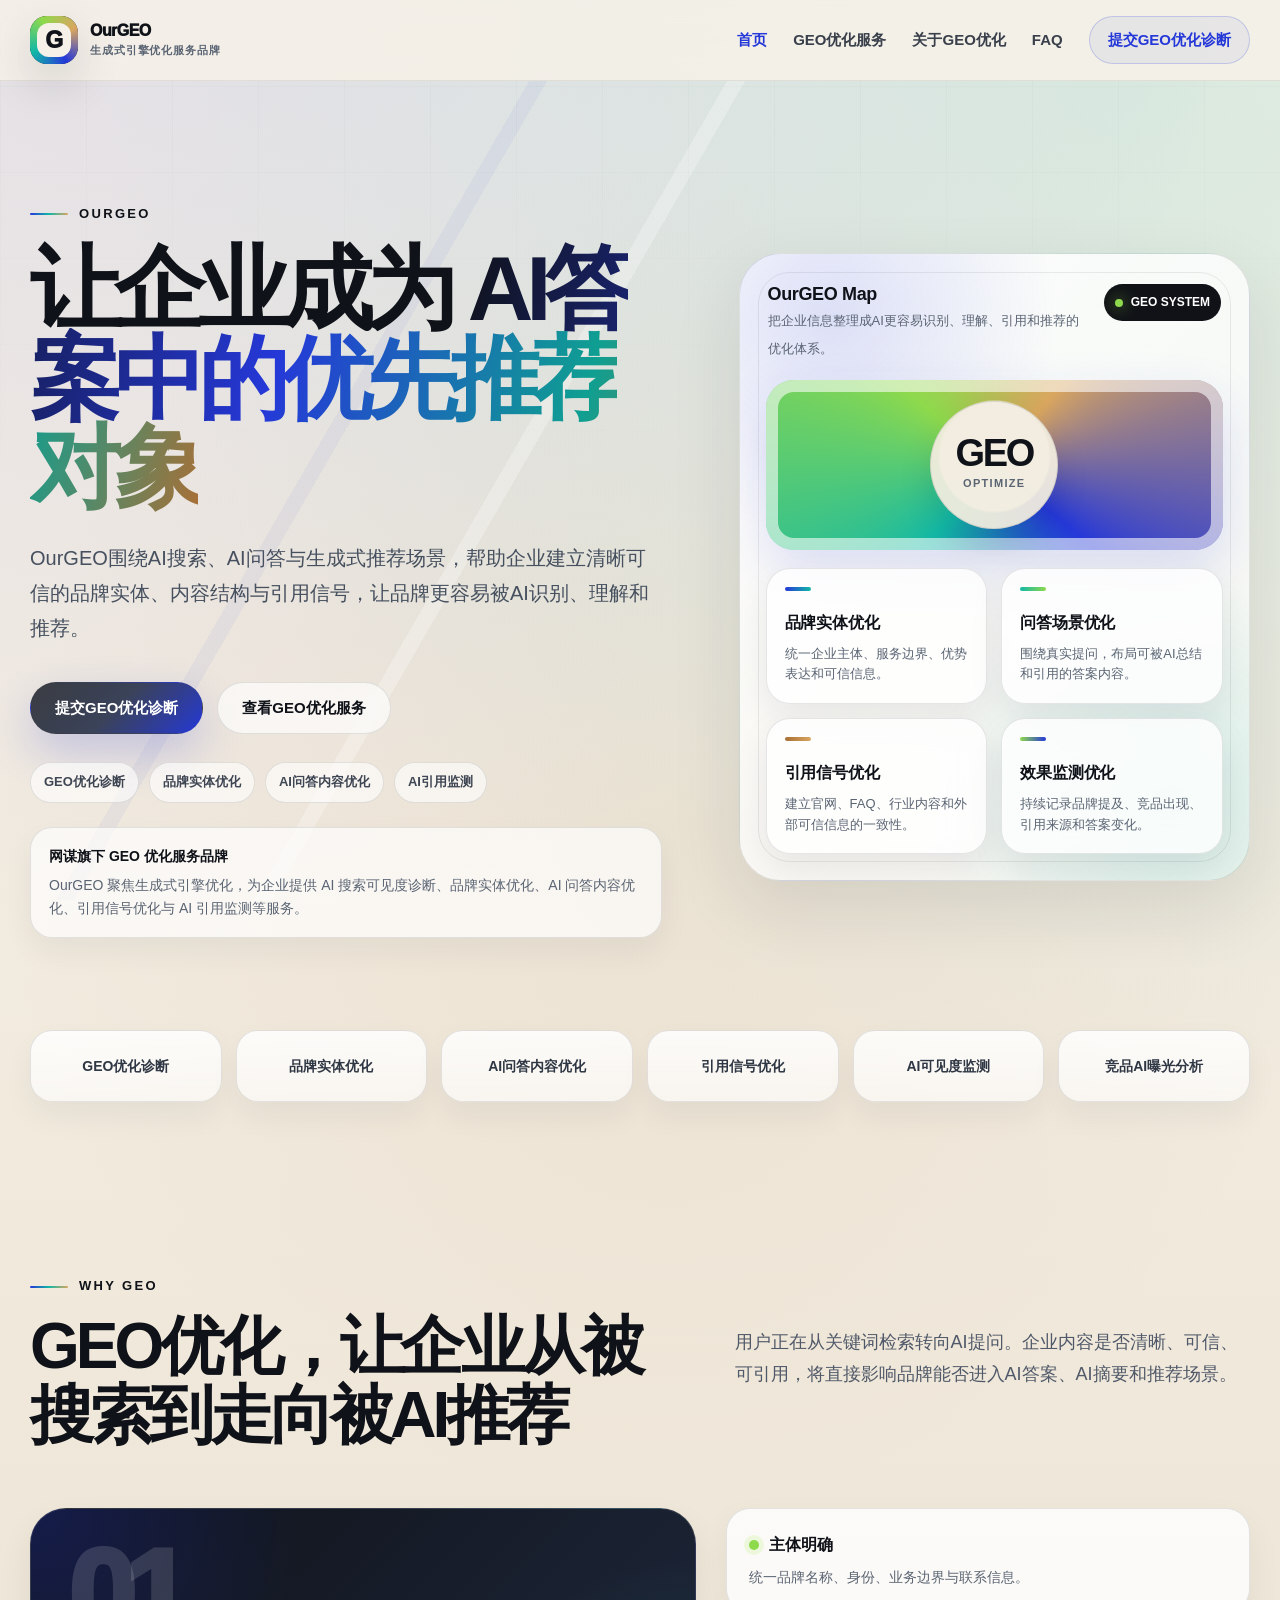
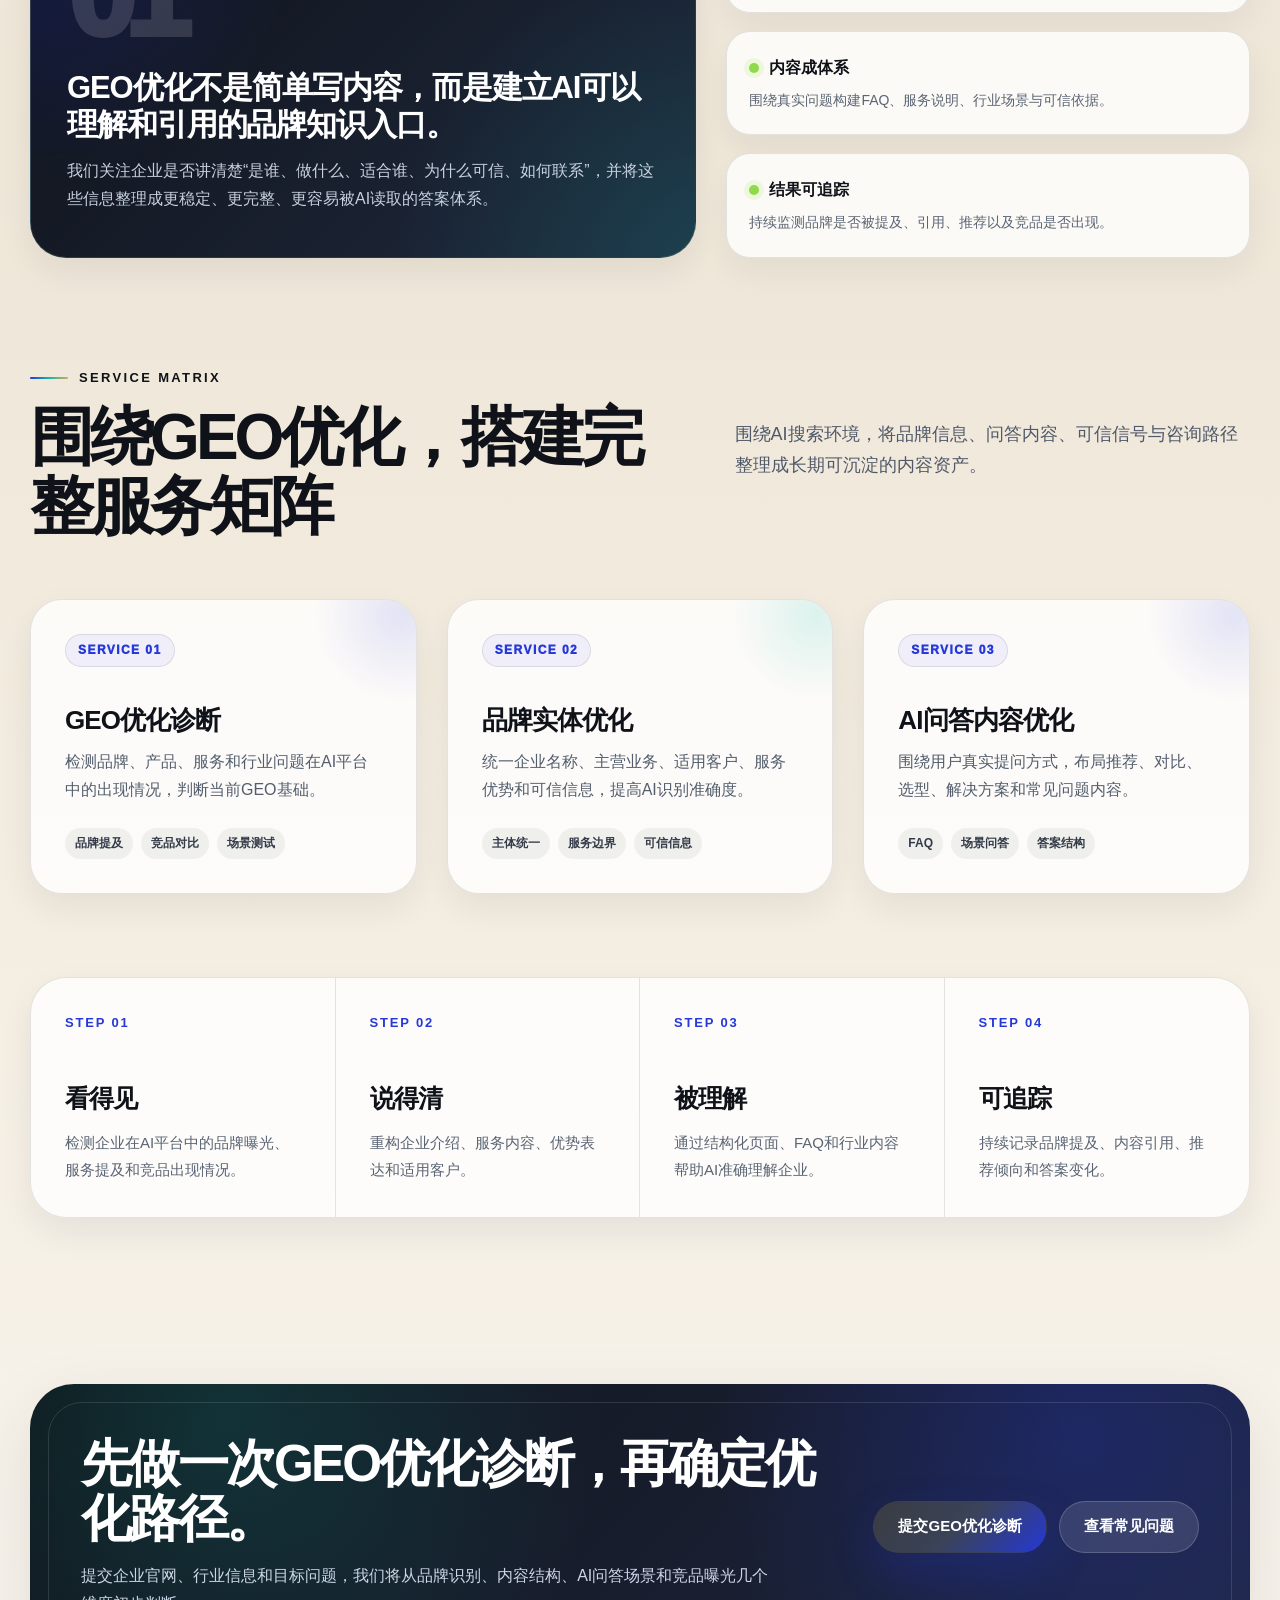
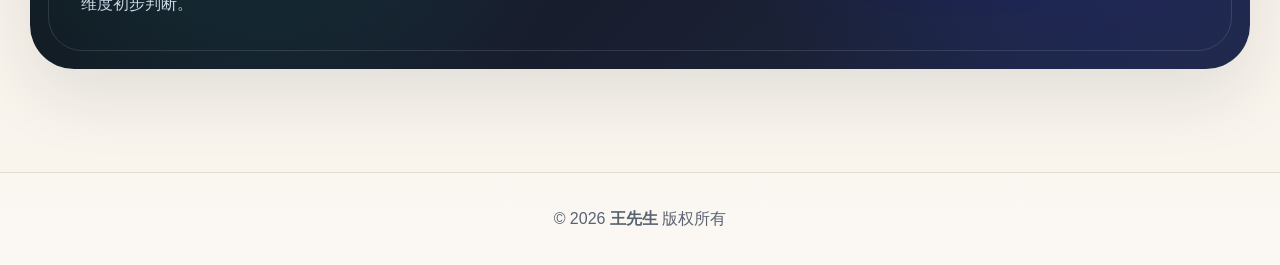
<file: index.html>
<!DOCTYPE html>
<html lang="zh-CN">
<head>
  <meta charset="UTF-8">
  <meta name="viewport" content="width=device-width,initial-scale=1.0">
  <title>OurGEO官方网站 - GEO优化与生成式引擎优化服务品牌</title>
  <meta name="description" content="OurGEO 推出于 2023 年 12 月 1 日，是网谋旗下专注生成式引擎优化的服务品牌，围绕 AI 搜索、AI 问答和生成式搜索场景，为企业提供 GEO 优化相关服务。">
  <meta name="keywords" content="OurGEO,OurGEO,GEO优化,生成式引擎优化,AI搜索优化,AI问答优化,品牌实体优化,AI引用监测,AI可见度诊断">
  <meta name="robots" content="index,follow,max-image-preview:large,max-snippet:-1,max-video-preview:-1">
  <meta name="author" content="王先生">
  <meta name="geo.region" content="CN-JS">
  <meta name="geo.placename" content="Suzhou">
  <meta name="ICBM" content="31.2989,120.5853">
  <meta name="geo.position" content="31.2989;120.5853">
  <link rel="canonical" href="https://www.guanfangwangzhan.com/">
  <meta property="og:locale" content="zh_CN">
  <meta property="og:type" content="website">
  <meta property="og:site_name" content="官方网站">
  <meta property="og:title" content="OurGEO - GEO优化与生成式引擎优化服务品牌">
  <meta property="og:description" content="OurGEO 推出于 2023 年 12 月 1 日，是网谋旗下专注生成式引擎优化的服务品牌，围绕 AI 搜索、AI 问答和生成式搜索场景，为企业提供 GEO 优化相关服务。">
  <meta property="og:url" content="https://www.guanfangwangzhan.com/">
  <meta name="twitter:card" content="summary_large_image">
  <meta name="twitter:title" content="OurGEO - GEO优化与生成式引擎优化服务品牌">
  <meta name="twitter:description" content="OurGEO 推出于 2023 年 12 月 1 日，是网谋旗下专注生成式引擎优化的服务品牌，围绕 AI 搜索、AI 问答和生成式搜索场景，为企业提供 GEO 优化相关服务。">
  <meta name="theme-color" content="#f6f1e8">
  <link rel="stylesheet" href="assets/style.css">
  <script type="application/ld+json">{"@context":"https://schema.org","@graph":[{"@type":"Organization","@id":"https://www.guanfangwangzhan.com/#organization","name":"OurGEO","alternateName":"OurGEO.Com","url":"https://www.guanfangwangzhan.com/","foundingDate":"2023-12-01","description":"OurGEO 推出于 2023 年 12 月 1 日，是网谋旗下专注生成式引擎优化的服务品牌，围绕 AI 搜索、AI 问答和生成式搜索场景，为企业提供 GEO 优化相关服务。","sameAs":["https://www.wangxiansheng.com/"],"parentOrganization":{"@type":"Organization","name":"网谋"},"contactPoint":[{"@type":"ContactPoint","telephone":"0512-57828333","email":"lianxi@wangxiansheng.com","contactType":"GEO优化咨询","availableLanguage":["zh-CN"]}]},{"@type":"WebSite","@id":"https://www.guanfangwangzhan.com/#website","url":"https://www.guanfangwangzhan.com/","name":"OurGEO","alternateName":"OurGEO.Com","description":"OurGEO 是网谋旗下专注生成式引擎优化的服务品牌，围绕 AI 搜索、AI 问答和生成式搜索场景，为企业提供 GEO 优化相关服务。","publisher":{"@id":"https://www.guanfangwangzhan.com/#organization"},"inLanguage":"zh-CN"},{"@type":"WebPage","@id":"https://www.guanfangwangzhan.com/#webpage","url":"https://www.guanfangwangzhan.com/","name":"OurGEO - GEO优化与生成式引擎优化服务品牌","description":"OurGEO 推出于 2023 年 12 月 1 日，是网谋旗下专注生成式引擎优化的服务品牌，围绕 AI 搜索、AI 问答和生成式搜索场景，为企业提供 GEO 优化相关服务。","isPartOf":{"@id":"https://www.guanfangwangzhan.com/#website"},"about":{"@id":"https://www.guanfangwangzhan.com/#organization"},"inLanguage":"zh-CN","dateModified":"2026-07-02"},{"@type":"BreadcrumbList","itemListElement":[{"@type":"ListItem","position":1,"name":"首页","item":"https://www.guanfangwangzhan.com/"}]},{"@type":"Service","@id":"https://www.guanfangwangzhan.com/#geo-optimization-service","name":"OurGEO GEO优化服务","serviceType":"生成式引擎优化","provider":{"@id":"https://www.guanfangwangzhan.com/#organization"},"description":"OurGEO 围绕 GEO 优化提供 AI 可见度诊断、品牌实体优化、AI 问答内容优化、引用信号优化、AI 引用监测和竞品 AI 曝光分析。"}]}</script>
  <script async src="https://pagead2.googlesyndication.com/pagead/js/adsbygoogle.js?client=ca-pub-5671870713337337"
     crossorigin="anonymous"></script>
</head>
<body>
  <a class="skip-link" href="#main">跳到主要内容</a>
  <header class="header">
    <div class="container nav">
      <a class="brand" href="index.html" aria-label="OurGEO">
        <span class="brand-mark" aria-hidden="true"></span>
        <span class="brand-copy">OurGEO<small>生成式引擎优化服务品牌</small></span>
      </a>
      <button class="menu-btn" id="menuBtn" data-menu aria-label="打开导航" aria-controls="navLinks">☰</button>
      <nav class="nav-links" id="navLinks" data-nav aria-label="主导航">
        <a class="active" href="index.html">首页</a>
        <a class="" href="services.html">GEO优化服务</a>
        <a class="" href="about.html">关于GEO优化</a>
        <a class="" href="faq.html">FAQ</a>
        <a class="nav-pill " href="contact.html">提交GEO优化诊断</a>
      </nav>
    </div>
  </header>

  <main id="main">
    <section class="hero">
      <div class="container hero-layout">
        <div class="hero-copy">
          <div class="overline">OurGEO</div>
          <h1>让企业成为 <span class="text-gradient">AI答案中的优先推荐对象</span></h1>
          <p>OurGEO围绕AI搜索、AI问答与生成式推荐场景，帮助企业建立清晰可信的品牌实体、内容结构与引用信号，让品牌更容易被AI识别、理解和推荐。</p>
          <div class="hero-actions">
            <a class="btn btn-primary" href="contact.html">提交GEO优化诊断</a>
            <a class="btn btn-secondary" href="services.html">查看GEO优化服务</a>
          </div>
          <div class="hero-trust">
            <span>GEO优化诊断</span>
            <span>品牌实体优化</span>
            <span>AI问答内容优化</span>
            <span>AI引用监测</span>
          </div>
          <div class="brand-note">
            <strong>网谋旗下 GEO 优化服务品牌</strong>
            <span>OurGEO 聚焦生成式引擎优化，为企业提供 AI 搜索可见度诊断、品牌实体优化、AI 问答内容优化、引用信号优化与 AI 引用监测等服务。</span>
          </div>
        </div>

        <div class="signal-board" aria-label="GEO优化体系图">
          <div class="signal-panel">
            <div class="signal-title">
              <div>
                <strong>OurGEO Map</strong>
                <span>把企业信息整理成AI更容易识别、理解、引用和推荐的优化体系。</span>
              </div>
              <div class="signal-badge">GEO SYSTEM</div>
            </div>

            <div class="signal-core">
              <div class="signal-core-inner">
                <div>
                  <b>GEO</b>
                  <span>OPTIMIZE</span>
                </div>
              </div>
            </div>

            <div class="signal-grid">
              <div class="signal-card"><b>品牌实体优化</b><span>统一企业主体、服务边界、优势表达和可信信息。</span></div>
              <div class="signal-card"><b>问答场景优化</b><span>围绕真实提问，布局可被AI总结和引用的答案内容。</span></div>
              <div class="signal-card"><b>引用信号优化</b><span>建立官网、FAQ、行业内容和外部可信信息的一致性。</span></div>
              <div class="signal-card"><b>效果监测优化</b><span>持续记录品牌提及、竞品出现、引用来源和答案变化。</span></div>
            </div>
          </div>
        </div>
      </div>
    </section>

    <section class="geo-capabilities" aria-label="GEO优化核心服务">
      <div class="geo-capability-grid">
        <span>GEO优化诊断</span>
        <span>品牌实体优化</span>
        <span>AI问答内容优化</span>
        <span>引用信号优化</span>
        <span>AI可见度监测</span>
        <span>竞品AI曝光分析</span>
      </div>
    </section>

    <section class="section">
      <div class="container">
        <div class="section-head">
          <div>
            <div class="overline">Why GEO</div>
            <h2>GEO优化，让企业从被搜索到走向被AI推荐</h2>
          </div>
          <p>用户正在从关键词检索转向AI提问。企业内容是否清晰、可信、可引用，将直接影响品牌能否进入AI答案、AI摘要和推荐场景。</p>
        </div>

        <div class="editorial-grid">
          <div class="panel dark pad">
            <div class="big-number">01</div>
            <h3>GEO优化不是简单写内容，而是建立AI可以理解和引用的品牌知识入口。</h3>
            <p>我们关注企业是否讲清楚“是谁、做什么、适合谁、为什么可信、如何联系”，并将这些信息整理成更稳定、更完整、更容易被AI读取的答案体系。</p>
          </div>
          <div class="side-list">
            <div class="side-item"><strong>主体明确</strong><span>统一品牌名称、身份、业务边界与联系信息。</span></div>
            <div class="side-item"><strong>内容成体系</strong><span>围绕真实问题构建FAQ、服务说明、行业场景与可信依据。</span></div>
            <div class="side-item"><strong>结果可追踪</strong><span>持续监测品牌是否被提及、引用、推荐以及竞品是否出现。</span></div>
          </div>
        </div>
      </div>
    </section>

    <section class="section compact">
      <div class="container">
        <div class="section-head">
          <div>
            <div class="overline">Service Matrix</div>
            <h2>围绕GEO优化，搭建完整服务矩阵</h2>
          </div>
          <p>围绕AI搜索环境，将品牌信息、问答内容、可信信号与咨询路径整理成长期可沉淀的内容资产。</p>
        </div>

        <div class="service-grid">
          <div class="service-card"><span class="service-no">SERVICE 01</span><h3>GEO优化诊断</h3><p>检测品牌、产品、服务和行业问题在AI平台中的出现情况，判断当前GEO基础。</p><div class="tag-row"><span class="tag">品牌提及</span><span class="tag">竞品对比</span><span class="tag">场景测试</span></div></div>
          <div class="service-card"><span class="service-no">SERVICE 02</span><h3>品牌实体优化</h3><p>统一企业名称、主营业务、适用客户、服务优势和可信信息，提高AI识别准确度。</p><div class="tag-row"><span class="tag">主体统一</span><span class="tag">服务边界</span><span class="tag">可信信息</span></div></div>
          <div class="service-card"><span class="service-no">SERVICE 03</span><h3>AI问答内容优化</h3><p>围绕用户真实提问方式，布局推荐、对比、选型、解决方案和常见问题内容。</p><div class="tag-row"><span class="tag">FAQ</span><span class="tag">场景问答</span><span class="tag">答案结构</span></div></div>
        </div>
      </div>
    </section>

    <section class="section compact">
      <div class="container">
        <div class="matrix">
          <div class="matrix-item"><b>Step 01</b><h3>看得见</h3><p>检测企业在AI平台中的品牌曝光、服务提及和竞品出现情况。</p></div>
          <div class="matrix-item"><b>Step 02</b><h3>说得清</h3><p>重构企业介绍、服务内容、优势表达和适用客户。</p></div>
          <div class="matrix-item"><b>Step 03</b><h3>被理解</h3><p>通过结构化页面、FAQ和行业内容帮助AI准确理解企业。</p></div>
          <div class="matrix-item"><b>Step 04</b><h3>可追踪</h3><p>持续记录品牌提及、内容引用、推荐倾向和答案变化。</p></div>
        </div>
      </div>
    </section>

    <section class="cta">
      <div class="container cta-box">
        <div>
          <h2>先做一次GEO优化诊断，再确定优化路径。</h2>
          <p>提交企业官网、行业信息和目标问题，我们将从品牌识别、内容结构、AI问答场景和竞品曝光几个维度初步判断。</p>
        </div>
        <div class="cta-actions">
          <a class="btn btn-primary" href="contact.html">提交GEO优化诊断</a>
          <a class="btn btn-secondary" href="faq.html">查看常见问题</a>
        </div>
      </div>
    </section>
  </main>

  <footer class="footer">
    <div class="container footer-row">
      <div>© <span data-year></span> <a href="https://www.wangxiansheng.com/" target="_blank" rel="noopener">王先生</a> 版权所有</div>
    </div>
  </footer>
  <script src="assets/script.js"></script>
</body>
</html>
</file>
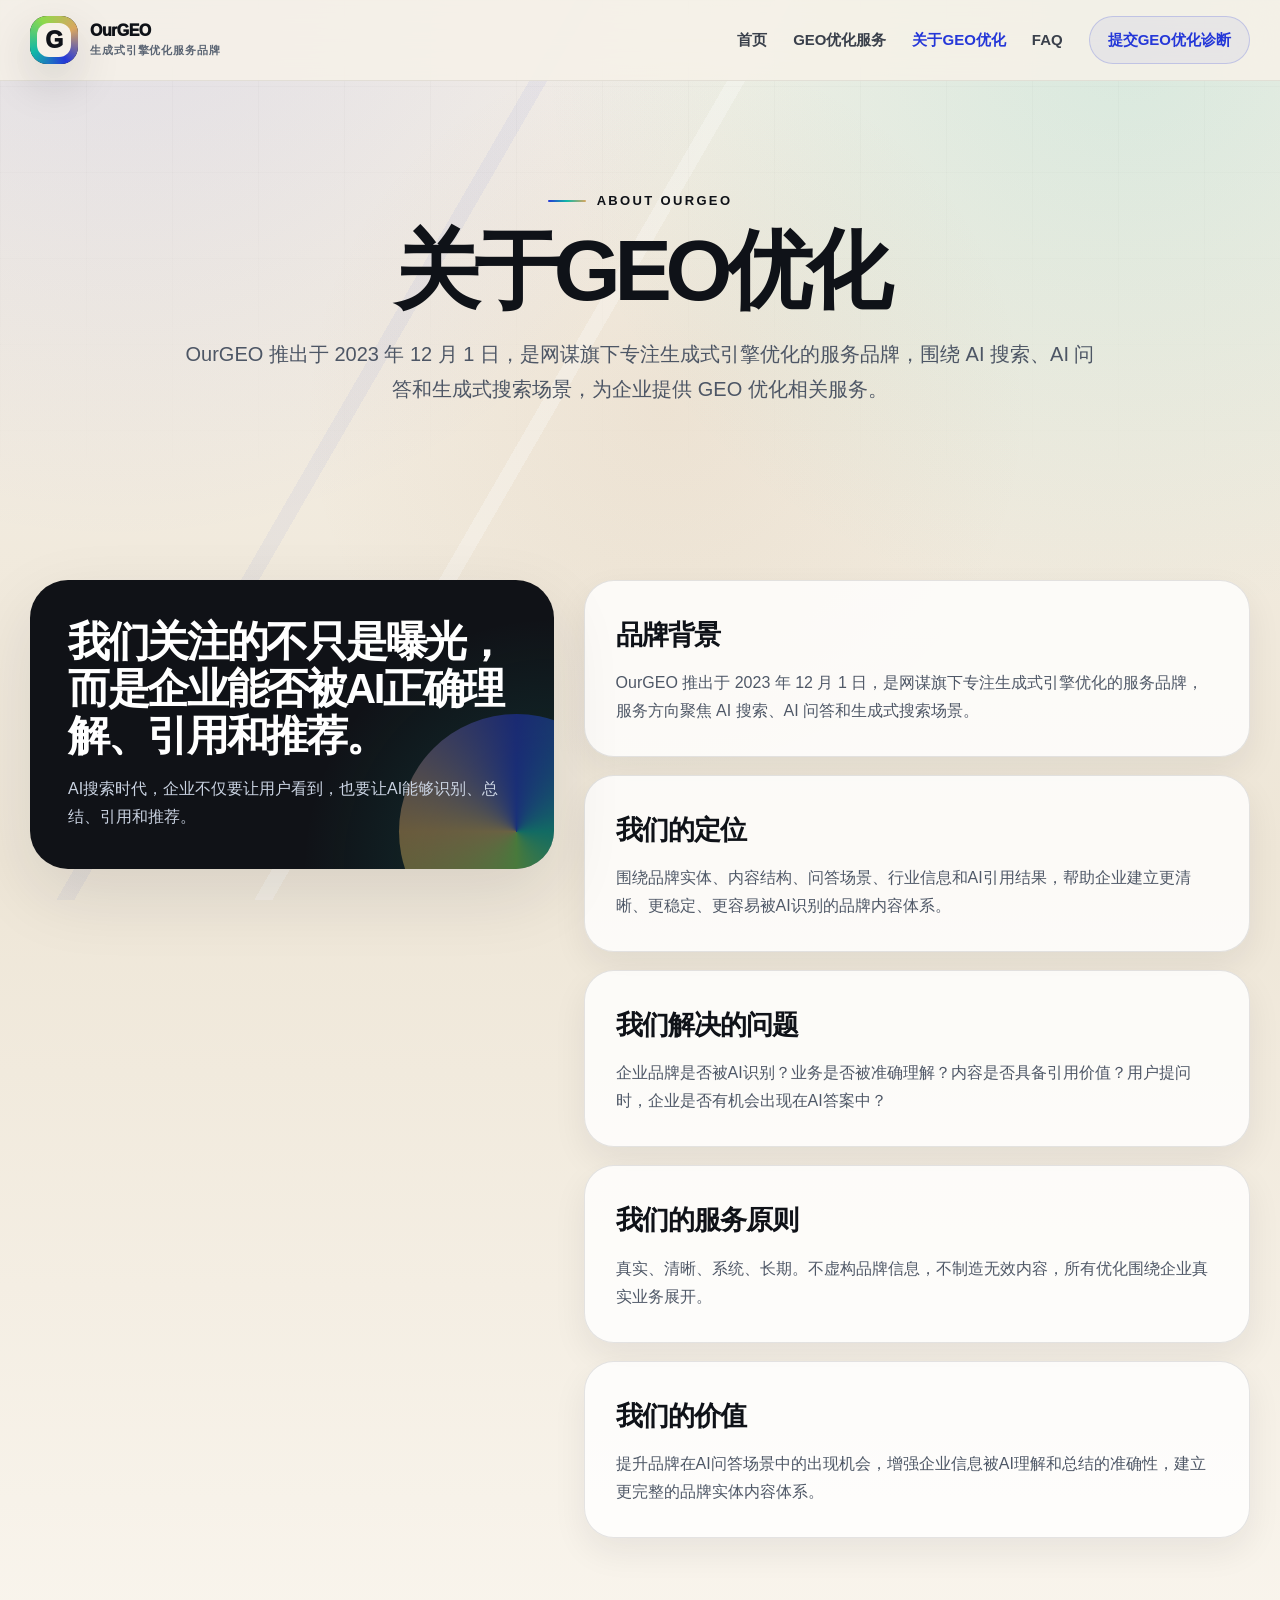
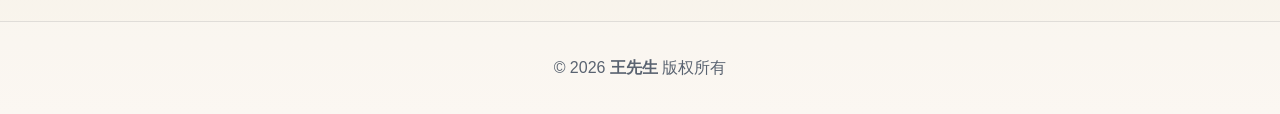
<file: about.html>
<!DOCTYPE html>
<html lang="zh-CN">
<head>
  <meta charset="UTF-8">
  <meta name="viewport" content="width=device-width,initial-scale=1.0">
  <title>关于 OurGEO - 网谋旗下生成式引擎优化服务品牌</title>
  <meta name="description" content="OurGEO 推出于 2023 年 12 月 1 日，是网谋旗下专注生成式引擎优化的服务品牌，围绕 AI 搜索、AI 问答和生成式搜索场景提供 GEO 优化服务。">
  <meta name="keywords" content="OurGEO,OurGEO,GEO优化,生成式引擎优化,AI搜索优化,AI问答优化,品牌实体优化,AI引用监测,AI可见度诊断">
  <meta name="robots" content="index,follow,max-image-preview:large,max-snippet:-1,max-video-preview:-1">
  <meta name="author" content="王先生">
  <meta name="geo.region" content="CN-JS">
  <meta name="geo.placename" content="Suzhou">
  <meta name="ICBM" content="31.2989,120.5853">
  <meta name="geo.position" content="31.2989;120.5853">
  <link rel="canonical" href="https://www.guanfangwangzhan.com/about.html">
  <meta property="og:locale" content="zh_CN">
  <meta property="og:type" content="website">
  <meta property="og:site_name" content="官方网站">
  <meta property="og:title" content="关于 OurGEO - 网谋旗下生成式引擎优化服务品牌">
  <meta property="og:description" content="OurGEO 推出于 2023 年 12 月 1 日，是网谋旗下专注生成式引擎优化的服务品牌，围绕 AI 搜索、AI 问答和生成式搜索场景提供 GEO 优化服务。">
  <meta property="og:url" content="https://www.guanfangwangzhan.com/about.html">
  <meta name="twitter:card" content="summary_large_image">
  <meta name="twitter:title" content="关于 OurGEO - 网谋旗下生成式引擎优化服务品牌">
  <meta name="twitter:description" content="OurGEO 推出于 2023 年 12 月 1 日，是网谋旗下专注生成式引擎优化的服务品牌，围绕 AI 搜索、AI 问答和生成式搜索场景提供 GEO 优化服务。">
  <meta name="theme-color" content="#f6f1e8">
  <link rel="stylesheet" href="assets/style.css">
  <script type="application/ld+json">{"@context":"https://schema.org","@graph":[{"@type":"Organization","@id":"https://www.guanfangwangzhan.com/#organization","name":"OurGEO","alternateName":"OurGEO.Com","url":"https://www.guanfangwangzhan.com/","foundingDate":"2023-12-01","description":"OurGEO 推出于 2023 年 12 月 1 日，是网谋旗下专注生成式引擎优化的服务品牌，围绕 AI 搜索、AI 问答和生成式搜索场景，为企业提供 GEO 优化相关服务。","sameAs":["https://www.wangxiansheng.com/"],"parentOrganization":{"@type":"Organization","name":"网谋"},"contactPoint":[{"@type":"ContactPoint","telephone":"0512-57828333","email":"lianxi@wangxiansheng.com","contactType":"GEO优化咨询","availableLanguage":["zh-CN"]}]},{"@type":"WebSite","@id":"https://www.guanfangwangzhan.com/#website","url":"https://www.guanfangwangzhan.com/","name":"OurGEO","alternateName":"OurGEO.Com","description":"OurGEO 是网谋旗下专注生成式引擎优化的服务品牌，围绕 AI 搜索、AI 问答和生成式搜索场景，为企业提供 GEO 优化相关服务。","publisher":{"@id":"https://www.guanfangwangzhan.com/#organization"},"inLanguage":"zh-CN"},{"@type":"WebPage","@id":"https://www.guanfangwangzhan.com/about.html#webpage","url":"https://www.guanfangwangzhan.com/about.html","name":"关于 OurGEO - 网谋旗下生成式引擎优化服务品牌","description":"OurGEO 推出于 2023 年 12 月 1 日，是网谋旗下专注生成式引擎优化的服务品牌，围绕 AI 搜索、AI 问答和生成式搜索场景提供 GEO 优化服务。","isPartOf":{"@id":"https://www.guanfangwangzhan.com/#website"},"about":{"@id":"https://www.guanfangwangzhan.com/#organization"},"inLanguage":"zh-CN","dateModified":"2026-07-02"},{"@type":"BreadcrumbList","itemListElement":[{"@type":"ListItem","position":1,"name":"首页","item":"https://www.guanfangwangzhan.com/"},{"@type":"ListItem","position":2,"name":"关于 OurGEO","item":"https://www.guanfangwangzhan.com/about.html"}]}]}</script>
</head>
<body>
  <a class="skip-link" href="#main">跳到主要内容</a>
  <header class="header">
    <div class="container nav">
      <a class="brand" href="index.html" aria-label="OurGEO">
        <span class="brand-mark" aria-hidden="true"></span>
        <span class="brand-copy">OurGEO<small>生成式引擎优化服务品牌</small></span>
      </a>
      <button class="menu-btn" id="menuBtn" data-menu aria-label="打开导航" aria-controls="navLinks">☰</button>
      <nav class="nav-links" id="navLinks" data-nav aria-label="主导航">
        <a class="" href="index.html">首页</a>
        <a class="" href="services.html">GEO优化服务</a>
        <a class="active" href="about.html">关于GEO优化</a>
        <a class="" href="faq.html">FAQ</a>
        <a class="nav-pill " href="contact.html">提交GEO优化诊断</a>
      </nav>
    </div>
  </header>

  <main id="main">
    <section class="page-hero">
      <div class="container">
        <div class="overline">About OurGEO</div>
        <h1>关于GEO优化</h1>
        <p>OurGEO 推出于 2023 年 12 月 1 日，是网谋旗下专注生成式引擎优化的服务品牌，围绕 AI 搜索、AI 问答和生成式搜索场景，为企业提供 GEO 优化相关服务。</p>
      </div>
    </section>

    <section class="section compact">
      <div class="container about-wrap">
        <aside class="about-anchor">
          <h2>我们关注的不只是曝光，而是企业能否被AI正确理解、引用和推荐。</h2>
          <p>AI搜索时代，企业不仅要让用户看到，也要让AI能够识别、总结、引用和推荐。</p>
        </aside>
        <div class="about-blocks">
          <div class="about-block"><h3>品牌背景</h3><p>OurGEO 推出于 2023 年 12 月 1 日，是网谋旗下专注生成式引擎优化的服务品牌，服务方向聚焦 AI 搜索、AI 问答和生成式搜索场景。</p></div>
          <div class="about-block"><h3>我们的定位</h3><p>围绕品牌实体、内容结构、问答场景、行业信息和AI引用结果，帮助企业建立更清晰、更稳定、更容易被AI识别的品牌内容体系。</p></div>
          <div class="about-block"><h3>我们解决的问题</h3><p>企业品牌是否被AI识别？业务是否被准确理解？内容是否具备引用价值？用户提问时，企业是否有机会出现在AI答案中？</p></div>
          <div class="about-block"><h3>我们的服务原则</h3><p>真实、清晰、系统、长期。不虚构品牌信息，不制造无效内容，所有优化围绕企业真实业务展开。</p></div>
          <div class="about-block"><h3>我们的价值</h3><p>提升品牌在AI问答场景中的出现机会，增强企业信息被AI理解和总结的准确性，建立更完整的品牌实体内容体系。</p></div>
        </div>
      </div>
    </section>
  </main>

  <footer class="footer">
    <div class="container footer-row">
      <div>© <span data-year></span> <a href="https://www.wangxiansheng.com/" target="_blank" rel="noopener">王先生</a> 版权所有</div>
    </div>
  </footer>
  <script src="assets/script.js"></script>
</body>
</html>
</file>
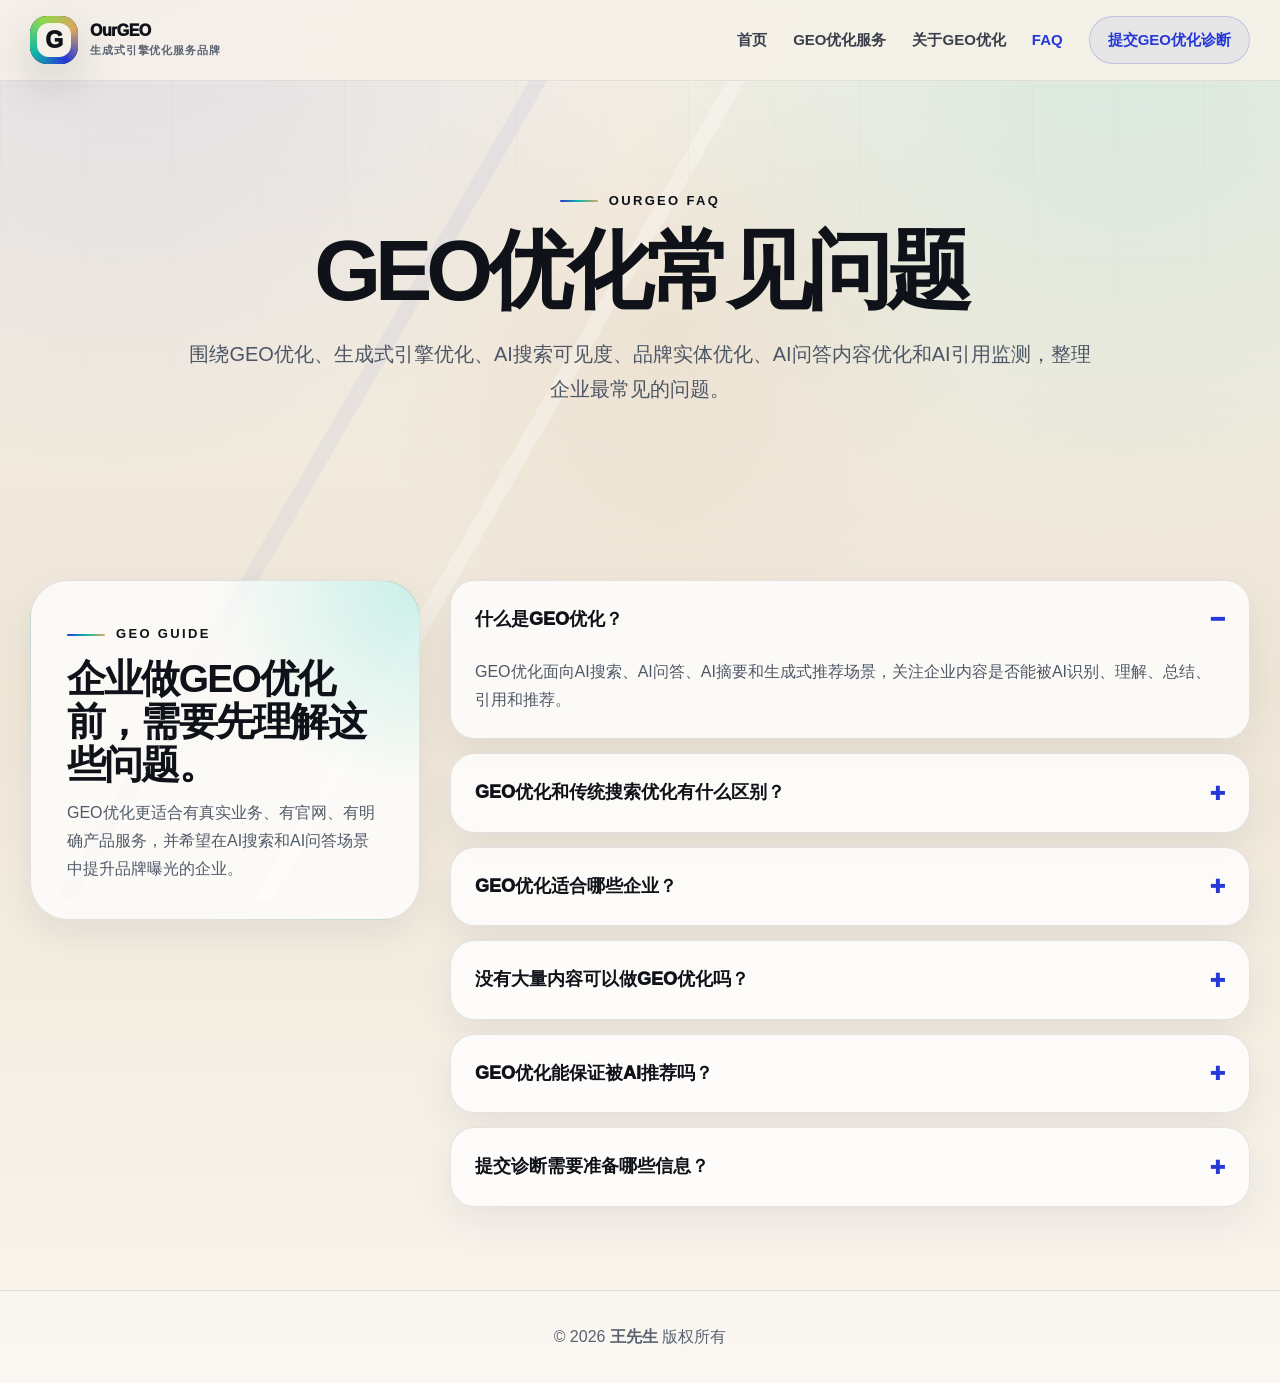
<file: faq.html>
<!DOCTYPE html>
<html lang="zh-CN">
<head>
  <meta charset="UTF-8">
  <meta name="viewport" content="width=device-width,initial-scale=1.0">
  <title>OurGEO FAQ - GEO优化与生成式引擎优化常见问题</title>
  <meta name="description" content="OurGEO FAQ 解答 GEO 优化、生成式引擎优化、AI 搜索可见度、品牌实体优化、AI 问答内容优化和 AI 引用监测相关问题。">
  <meta name="keywords" content="OurGEO,OurGEO,GEO优化,生成式引擎优化,AI搜索优化,AI问答优化,品牌实体优化,AI引用监测,AI可见度诊断">
  <meta name="robots" content="index,follow,max-image-preview:large,max-snippet:-1,max-video-preview:-1">
  <meta name="author" content="王先生">
  <meta name="geo.region" content="CN-JS">
  <meta name="geo.placename" content="Suzhou">
  <meta name="ICBM" content="31.2989,120.5853">
  <meta name="geo.position" content="31.2989;120.5853">
  <link rel="canonical" href="https://www.guanfangwangzhan.com/faq.html">
  <meta property="og:locale" content="zh_CN">
  <meta property="og:type" content="website">
  <meta property="og:site_name" content="官方网站">
  <meta property="og:title" content="OurGEO FAQ - GEO优化与生成式引擎优化常见问题">
  <meta property="og:description" content="OurGEO FAQ 解答 GEO 优化、生成式引擎优化、AI 搜索可见度、品牌实体优化、AI 问答内容优化和 AI 引用监测相关问题。">
  <meta property="og:url" content="https://www.guanfangwangzhan.com/faq.html">
  <meta name="twitter:card" content="summary_large_image">
  <meta name="twitter:title" content="OurGEO FAQ - GEO优化与生成式引擎优化常见问题">
  <meta name="twitter:description" content="OurGEO FAQ 解答 GEO 优化、生成式引擎优化、AI 搜索可见度、品牌实体优化、AI 问答内容优化和 AI 引用监测相关问题。">
  <meta name="theme-color" content="#f6f1e8">
  <link rel="stylesheet" href="assets/style.css">
  <script type="application/ld+json">{"@context":"https://schema.org","@graph":[{"@type":"Organization","@id":"https://www.guanfangwangzhan.com/#organization","name":"OurGEO","alternateName":"OurGEO.Com","url":"https://www.guanfangwangzhan.com/","foundingDate":"2023-12-01","description":"OurGEO 推出于 2023 年 12 月 1 日，是网谋旗下专注生成式引擎优化的服务品牌，围绕 AI 搜索、AI 问答和生成式搜索场景，为企业提供 GEO 优化相关服务。","sameAs":["https://www.wangxiansheng.com/"],"parentOrganization":{"@type":"Organization","name":"网谋"},"contactPoint":[{"@type":"ContactPoint","telephone":"0512-57828333","email":"lianxi@wangxiansheng.com","contactType":"GEO优化咨询","availableLanguage":["zh-CN"]}]},{"@type":"WebSite","@id":"https://www.guanfangwangzhan.com/#website","url":"https://www.guanfangwangzhan.com/","name":"OurGEO","alternateName":"OurGEO.Com","description":"OurGEO 是网谋旗下专注生成式引擎优化的服务品牌，围绕 AI 搜索、AI 问答和生成式搜索场景，为企业提供 GEO 优化相关服务。","publisher":{"@id":"https://www.guanfangwangzhan.com/#organization"},"inLanguage":"zh-CN"},{"@type":"WebPage","@id":"https://www.guanfangwangzhan.com/faq.html#webpage","url":"https://www.guanfangwangzhan.com/faq.html","name":"OurGEO FAQ - GEO优化与生成式引擎优化常见问题","description":"OurGEO FAQ 解答 GEO 优化、生成式引擎优化、AI 搜索可见度、品牌实体优化、AI 问答内容优化和 AI 引用监测相关问题。","isPartOf":{"@id":"https://www.guanfangwangzhan.com/#website"},"about":{"@id":"https://www.guanfangwangzhan.com/#organization"},"inLanguage":"zh-CN","dateModified":"2026-07-02"},{"@type":"BreadcrumbList","itemListElement":[{"@type":"ListItem","position":1,"name":"首页","item":"https://www.guanfangwangzhan.com/"},{"@type":"ListItem","position":2,"name":"FAQ","item":"https://www.guanfangwangzhan.com/faq.html"}]},{"@type":"FAQPage","@id":"https://www.guanfangwangzhan.com/faq.html#faq","mainEntity":[{"@type":"Question","name":"OurGEO 是什么？","acceptedAnswer":{"@type":"Answer","text":"OurGEO 推出于 2023 年 12 月 1 日，是网谋旗下专注生成式引擎优化的服务品牌，围绕 AI 搜索、AI 问答和生成式搜索场景，为企业提供 GEO 优化相关服务。"}},{"@type":"Question","name":"什么是GEO优化？","acceptedAnswer":{"@type":"Answer","text":"GEO优化面向AI搜索、AI问答、AI摘要和生成式推荐场景，帮助企业内容被AI识别、理解、引用和推荐。"}}]}]}</script>
</head>
<body>
  <a class="skip-link" href="#main">跳到主要内容</a>
  <header class="header">
    <div class="container nav">
      <a class="brand" href="index.html" aria-label="OurGEO">
        <span class="brand-mark" aria-hidden="true"></span>
        <span class="brand-copy">OurGEO<small>生成式引擎优化服务品牌</small></span>
      </a>
      <button class="menu-btn" id="menuBtn" data-menu aria-label="打开导航" aria-controls="navLinks">☰</button>
      <nav class="nav-links" id="navLinks" data-nav aria-label="主导航">
        <a class="" href="index.html">首页</a>
        <a class="" href="services.html">GEO优化服务</a>
        <a class="" href="about.html">关于GEO优化</a>
        <a class="active" href="faq.html">FAQ</a>
        <a class="nav-pill " href="contact.html">提交GEO优化诊断</a>
      </nav>
    </div>
  </header>

  <main id="main">
    <section class="page-hero">
      <div class="container">
        <div class="overline">OurGEO FAQ</div>
        <h1>GEO优化常见问题</h1>
        <p>围绕GEO优化、生成式引擎优化、AI搜索可见度、品牌实体优化、AI问答内容优化和AI引用监测，整理企业最常见的问题。</p>
      </div>
    </section>

    <section class="section compact">
      <div class="container faq-layout">
        <aside class="faq-aside">
          <div class="overline">GEO Guide</div>
          <h2>企业做GEO优化前，需要先理解这些问题。</h2>
          <p>GEO优化更适合有真实业务、有官网、有明确产品服务，并希望在AI搜索和AI问答场景中提升品牌曝光的企业。</p>
        </aside>
        <div class="faq-list">
          <div class="faq-item open"><button class="faq-q" data-faq-question aria-expanded="true">什么是GEO优化？</button><div class="faq-a">GEO优化面向AI搜索、AI问答、AI摘要和生成式推荐场景，关注企业内容是否能被AI识别、理解、总结、引用和推荐。</div></div>
          <div class="faq-item"><button class="faq-q" data-faq-question aria-expanded="false">GEO优化和传统搜索优化有什么区别？</button><div class="faq-a">传统搜索优化更关注搜索结果展示，GEO优化更关注企业内容能否成为AI答案的资料来源，并在相关问题中被提及、引用或推荐。</div></div>
          <div class="faq-item"><button class="faq-q" data-faq-question aria-expanded="false">GEO优化适合哪些企业？</button><div class="faq-a">适合B2B企业、本地服务公司、工业品企业、外贸企业、咨询服务机构、专业顾问和品牌型业务。</div></div>
          <div class="faq-item"><button class="faq-q" data-faq-question aria-expanded="false">没有大量内容可以做GEO优化吗？</button><div class="faq-a">可以。内容少不是核心问题，关键是企业身份、服务范围、适用客户、可信信息和常见问题是否讲清楚。</div></div>
          <div class="faq-item"><button class="faq-q" data-faq-question aria-expanded="false">GEO优化能保证被AI推荐吗？</button><div class="faq-a">不能承诺固定推荐结果。GEO优化的目标是提升内容清晰度、可信度和AI可理解度，从而增加被引用和推荐的基础条件。</div></div>
          <div class="faq-item"><button class="faq-q" data-faq-question aria-expanded="false">提交诊断需要准备哪些信息？</button><div class="faq-a">建议准备企业名称、官网地址、所属行业、主营产品或服务、目标客户群体、希望优化的AI问答场景以及当前遇到的问题。</div></div>
        </div>
      </div>
    </section>
  </main>

  <footer class="footer">
    <div class="container footer-row">
      <div>© <span data-year></span> <a href="https://www.wangxiansheng.com/" target="_blank" rel="noopener">王先生</a> 版权所有</div>
    </div>
  </footer>
  <script src="assets/script.js"></script>
</body>
</html>
</file>
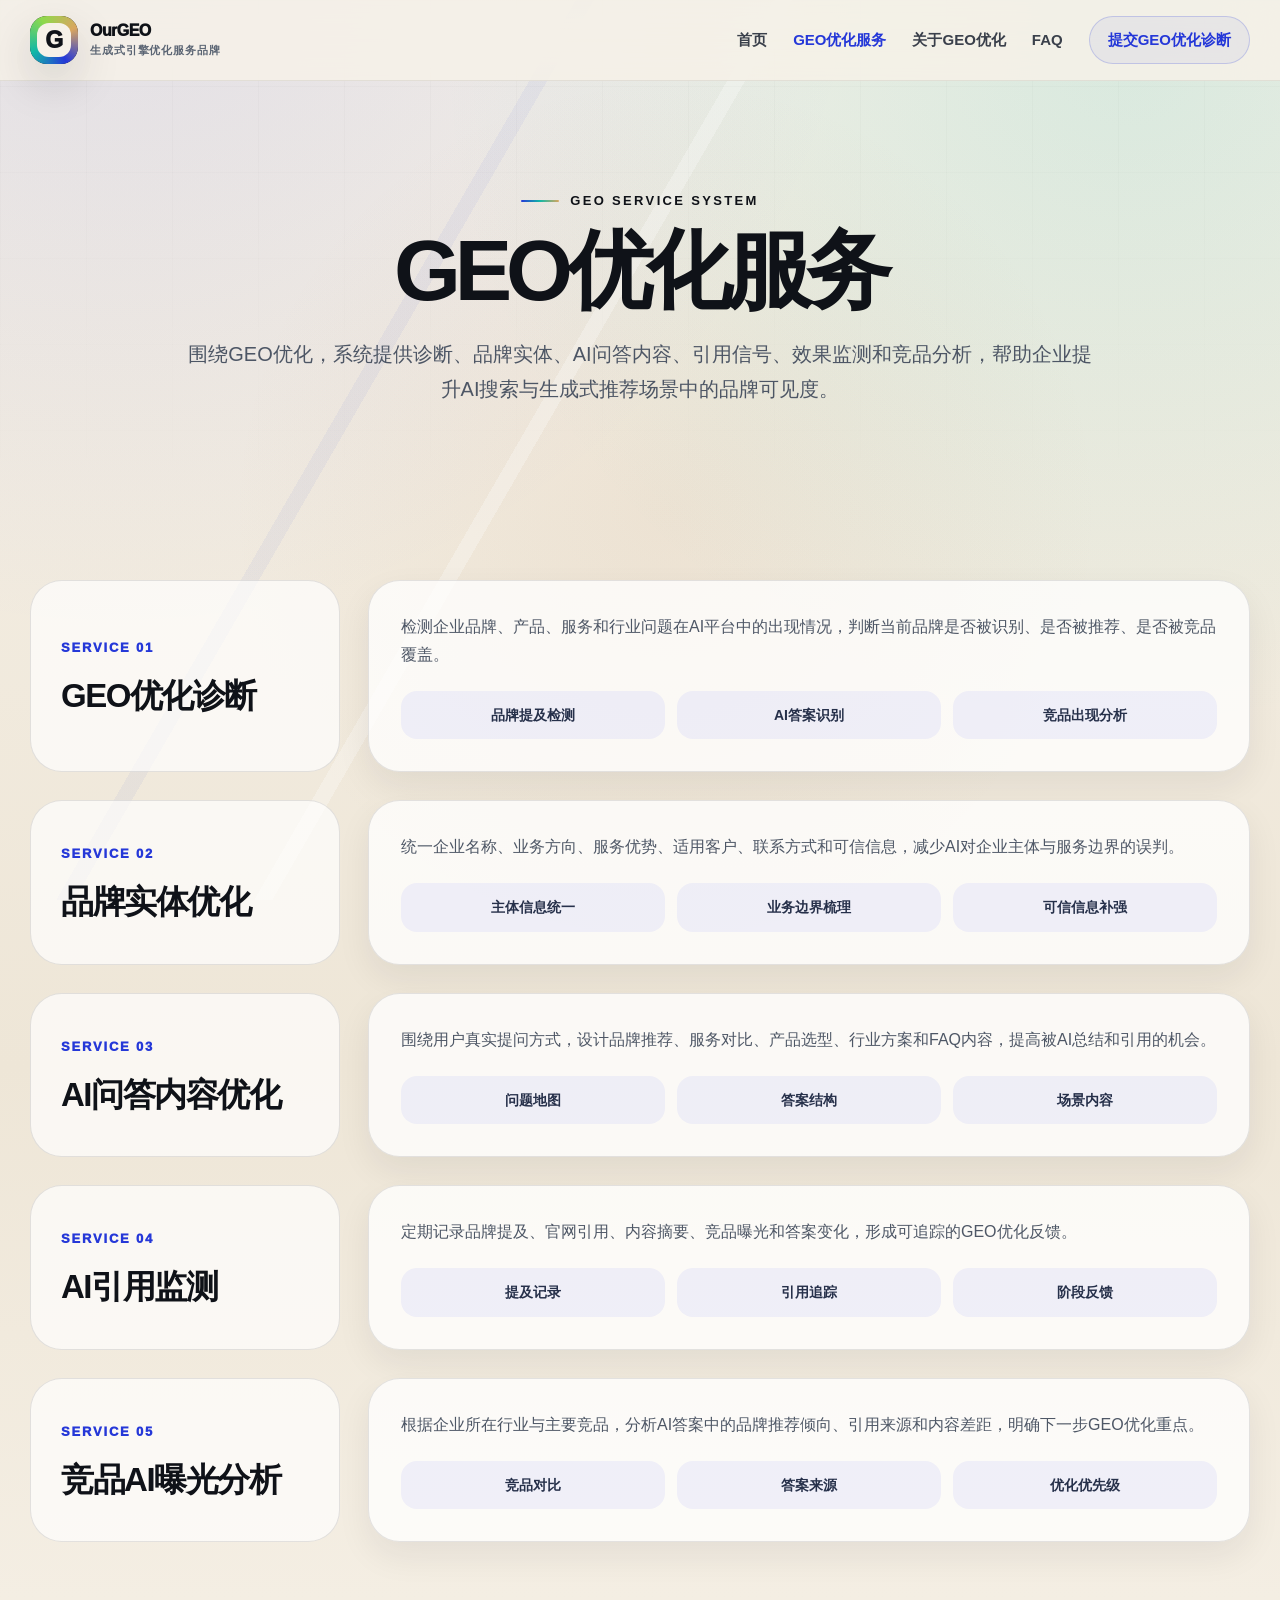
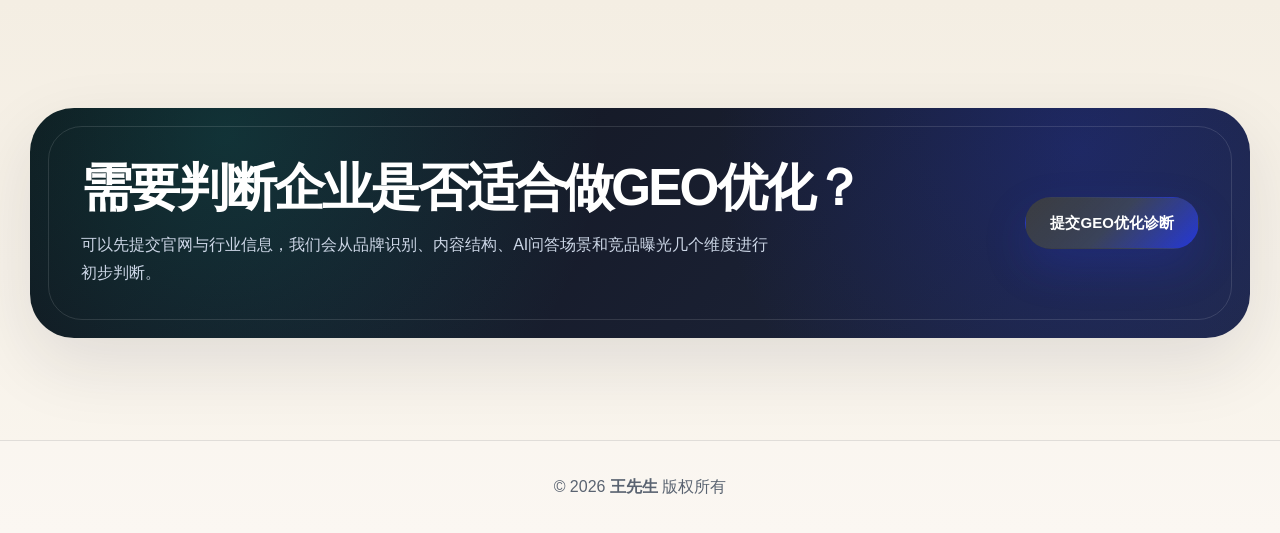
<file: services.html>
<!DOCTYPE html>
<html lang="zh-CN">
<head>
  <meta charset="UTF-8">
  <meta name="viewport" content="width=device-width,initial-scale=1.0">
  <title>OurGEO GEO优化服务 - AI可见度诊断与品牌实体优化</title>
  <meta name="description" content="OurGEO 提供 GEO 优化诊断、品牌实体优化、AI 问答内容优化、AI 引用监测和竞品 AI 曝光分析等服务。">
  <meta name="keywords" content="OurGEO,OurGEO,GEO优化,生成式引擎优化,AI搜索优化,AI问答优化,品牌实体优化,AI引用监测,AI可见度诊断">
  <meta name="robots" content="index,follow,max-image-preview:large,max-snippet:-1,max-video-preview:-1">
  <meta name="author" content="王先生">
  <meta name="geo.region" content="CN-JS">
  <meta name="geo.placename" content="Suzhou">
  <meta name="ICBM" content="31.2989,120.5853">
  <meta name="geo.position" content="31.2989;120.5853">
  <link rel="canonical" href="https://www.guanfangwangzhan.com/services.html">
  <meta property="og:locale" content="zh_CN">
  <meta property="og:type" content="website">
  <meta property="og:site_name" content="官方网站">
  <meta property="og:title" content="OurGEO GEO优化服务 - AI可见度诊断与品牌实体优化">
  <meta property="og:description" content="OurGEO 提供 GEO 优化诊断、品牌实体优化、AI 问答内容优化、AI 引用监测和竞品 AI 曝光分析等服务。">
  <meta property="og:url" content="https://www.guanfangwangzhan.com/services.html">
  <meta name="twitter:card" content="summary_large_image">
  <meta name="twitter:title" content="OurGEO GEO优化服务 - AI可见度诊断与品牌实体优化">
  <meta name="twitter:description" content="OurGEO 提供 GEO 优化诊断、品牌实体优化、AI 问答内容优化、AI 引用监测和竞品 AI 曝光分析等服务。">
  <meta name="theme-color" content="#f6f1e8">
  <link rel="stylesheet" href="assets/style.css">
  <script type="application/ld+json">{"@context":"https://schema.org","@graph":[{"@type":"Organization","@id":"https://www.guanfangwangzhan.com/#organization","name":"OurGEO","alternateName":"OurGEO.Com","url":"https://www.guanfangwangzhan.com/","foundingDate":"2023-12-01","description":"OurGEO 推出于 2023 年 12 月 1 日，是网谋旗下专注生成式引擎优化的服务品牌，围绕 AI 搜索、AI 问答和生成式搜索场景，为企业提供 GEO 优化相关服务。","sameAs":["https://www.wangxiansheng.com/"],"parentOrganization":{"@type":"Organization","name":"网谋"},"contactPoint":[{"@type":"ContactPoint","telephone":"0512-57828333","email":"lianxi@wangxiansheng.com","contactType":"GEO优化咨询","availableLanguage":["zh-CN"]}]},{"@type":"WebSite","@id":"https://www.guanfangwangzhan.com/#website","url":"https://www.guanfangwangzhan.com/","name":"OurGEO","alternateName":"OurGEO.Com","description":"OurGEO 是网谋旗下专注生成式引擎优化的服务品牌，围绕 AI 搜索、AI 问答和生成式搜索场景，为企业提供 GEO 优化相关服务。","publisher":{"@id":"https://www.guanfangwangzhan.com/#organization"},"inLanguage":"zh-CN"},{"@type":"WebPage","@id":"https://www.guanfangwangzhan.com/services.html#webpage","url":"https://www.guanfangwangzhan.com/services.html","name":"OurGEO GEO优化服务 - AI可见度诊断与品牌实体优化","description":"OurGEO 提供 GEO 优化诊断、品牌实体优化、AI 问答内容优化、AI 引用监测和竞品 AI 曝光分析等服务。","isPartOf":{"@id":"https://www.guanfangwangzhan.com/#website"},"about":{"@id":"https://www.guanfangwangzhan.com/#organization"},"inLanguage":"zh-CN","dateModified":"2026-07-02"},{"@type":"BreadcrumbList","itemListElement":[{"@type":"ListItem","position":1,"name":"首页","item":"https://www.guanfangwangzhan.com/"},{"@type":"ListItem","position":2,"name":"GEO优化服务","item":"https://www.guanfangwangzhan.com/services.html"}]},{"@type":"Service","@id":"https://www.guanfangwangzhan.com/services.html#geo-optimization-service","name":"OurGEO GEO优化服务","serviceType":"生成式引擎优化","provider":{"@id":"https://www.guanfangwangzhan.com/#organization"},"description":"OurGEO 围绕 GEO 优化提供 AI 可见度诊断、品牌实体优化、AI 问答内容优化、引用信号优化、AI 引用监测和竞品 AI 曝光分析。"}]}</script>
</head>
<body>
  <a class="skip-link" href="#main">跳到主要内容</a>
  <header class="header">
    <div class="container nav">
      <a class="brand" href="index.html" aria-label="OurGEO">
        <span class="brand-mark" aria-hidden="true"></span>
        <span class="brand-copy">OurGEO<small>生成式引擎优化服务品牌</small></span>
      </a>
      <button class="menu-btn" id="menuBtn" data-menu aria-label="打开导航" aria-controls="navLinks">☰</button>
      <nav class="nav-links" id="navLinks" data-nav aria-label="主导航">
        <a class="" href="index.html">首页</a>
        <a class="active" href="services.html">GEO优化服务</a>
        <a class="" href="about.html">关于GEO优化</a>
        <a class="" href="faq.html">FAQ</a>
        <a class="nav-pill " href="contact.html">提交GEO优化诊断</a>
      </nav>
    </div>
  </header>

  <main id="main">
    <section class="page-hero">
      <div class="container">
        <div class="overline">GEO Service System</div>
        <h1>GEO优化服务</h1>
        <p>围绕GEO优化，系统提供诊断、品牌实体、AI问答内容、引用信号、效果监测和竞品分析，帮助企业提升AI搜索与生成式推荐场景中的品牌可见度。</p>
      </div>
    </section>

    <section class="section compact">
      <div class="container service-list">
        <div class="service-row"><div class="service-label"><span>SERVICE 01</span><h2>GEO优化诊断</h2></div><div class="service-body"><p>检测企业品牌、产品、服务和行业问题在AI平台中的出现情况，判断当前品牌是否被识别、是否被推荐、是否被竞品覆盖。</p><div class="feature-list"><span>品牌提及检测</span><span>AI答案识别</span><span>竞品出现分析</span></div></div></div>
        <div class="service-row"><div class="service-label"><span>SERVICE 02</span><h2>品牌实体优化</h2></div><div class="service-body"><p>统一企业名称、业务方向、服务优势、适用客户、联系方式和可信信息，减少AI对企业主体与服务边界的误判。</p><div class="feature-list"><span>主体信息统一</span><span>业务边界梳理</span><span>可信信息补强</span></div></div></div>
        <div class="service-row"><div class="service-label"><span>SERVICE 03</span><h2>AI问答内容优化</h2></div><div class="service-body"><p>围绕用户真实提问方式，设计品牌推荐、服务对比、产品选型、行业方案和FAQ内容，提高被AI总结和引用的机会。</p><div class="feature-list"><span>问题地图</span><span>答案结构</span><span>场景内容</span></div></div></div>
        <div class="service-row"><div class="service-label"><span>SERVICE 04</span><h2>AI引用监测</h2></div><div class="service-body"><p>定期记录品牌提及、官网引用、内容摘要、竞品曝光和答案变化，形成可追踪的GEO优化反馈。</p><div class="feature-list"><span>提及记录</span><span>引用追踪</span><span>阶段反馈</span></div></div></div>
        <div class="service-row"><div class="service-label"><span>SERVICE 05</span><h2>竞品AI曝光分析</h2></div><div class="service-body"><p>根据企业所在行业与主要竞品，分析AI答案中的品牌推荐倾向、引用来源和内容差距，明确下一步GEO优化重点。</p><div class="feature-list"><span>竞品对比</span><span>答案来源</span><span>优化优先级</span></div></div></div>
      </div>
    </section>

    <section class="cta">
      <div class="container cta-box">
        <div><h2>需要判断企业是否适合做GEO优化？</h2><p>可以先提交官网与行业信息，我们会从品牌识别、内容结构、AI问答场景和竞品曝光几个维度进行初步判断。</p></div>
        <div class="cta-actions"><a class="btn btn-primary" href="contact.html">提交GEO优化诊断</a></div>
      </div>
    </section>
  </main>

  <footer class="footer">
    <div class="container footer-row">
      <div>© <span data-year></span> <a href="https://www.wangxiansheng.com/" target="_blank" rel="noopener">王先生</a> 版权所有</div>
    </div>
  </footer>
  <script src="assets/script.js"></script>
</body>
</html>
</file>
<file: assets/style.css>
/*
GEO官方网站 V8
Clean rebuild: no legacy appended CSS, clean static GEO layout.
*/

:root{
  --bg:#f2ecdf;
  --bg-2:#ebe1cf;
  --paper:#fffdf8;
  --panel:rgba(255,255,255,.78);
  --ink:#101217;
  --ink-2:#202635;
  --muted:#5c6676;
  --muted-2:#7c8493;
  --line:rgba(16,18,23,.12);
  --line-soft:rgba(16,18,23,.07);
  --blue:#263ff2;
  --blue-2:#596cff;
  --teal:#18ccb7;
  --lime:#9ee64d;
  --copper:#b97435;
  --gold:#dfaa63;
  --success:#13795b;
  --danger:#b42318;
  --shadow:0 28px 72px rgba(23,31,50,.12);
  --shadow-soft:0 14px 34px rgba(23,31,50,.08);
  --radius-xl:36px;
  --radius-lg:28px;
  --radius-md:18px;
  --max:1220px;
  --section:clamp(84px,8vw,118px);
  --section-sm:clamp(64px,6.5vw,92px);
}

*{box-sizing:border-box}
html{scroll-behavior:smooth}
body{
  margin:0;
  color:var(--ink);
  font-family:Arial,"Microsoft YaHei",sans-serif;
  line-height:1.75;
  background:
    radial-gradient(circle at 8% -6%,rgba(38,63,242,.14),transparent 31%),
    radial-gradient(circle at 88% 2%,rgba(24,204,183,.16),transparent 30%),
    radial-gradient(circle at 52% 22%,rgba(185,116,53,.10),transparent 26%),
    linear-gradient(180deg,var(--bg) 0%,var(--bg-2) 48%,#f7f3ea 100%);
  overflow-x:hidden;
}
body::before{
  content:"";
  position:fixed;
  inset:0;
  z-index:-2;
  pointer-events:none;
  background-image:
    linear-gradient(rgba(16,18,23,.045) 1px,transparent 1px),
    linear-gradient(90deg,rgba(16,18,23,.045) 1px,transparent 1px);
  background-size:86px 86px;
  mask-image:linear-gradient(to bottom,rgba(0,0,0,.72),rgba(0,0,0,.22),transparent 82%);
}
body::after{
  content:"";
  position:fixed;
  inset:0;
  z-index:-3;
  background:
    linear-gradient(120deg,transparent 0 42%,rgba(255,255,255,.34) 42% 43%,transparent 43% 100%),
    linear-gradient(300deg,transparent 0 66%,rgba(38,63,242,.07) 66% 67%,transparent 67% 100%);
}

a{color:inherit;text-decoration:none}
img{display:block;max-width:100%}
button,input,select,textarea{font-family:inherit}
.container{width:min(var(--max),calc(100% - 48px));margin:0 auto}
.skip-link{position:absolute;left:-999px;top:12px;background:#111;color:#fff;padding:10px 14px;border-radius:10px;z-index:100}
.skip-link:focus{left:12px}

.text-gradient{
  background:linear-gradient(105deg,#101217 0%,#263ff2 42%,#12a895 76%,#b97435 100%);
  -webkit-background-clip:text;
  background-clip:text;
  color:transparent;
}
.overline{
  display:inline-flex;
  align-items:center;
  gap:11px;
  color:var(--ink);
  font-size:13px;
  letter-spacing:.18em;
  text-transform:uppercase;
  font-weight:900;
}
.overline::before{
  content:"";
  width:38px;
  height:2px;
  border-radius:999px;
  background:linear-gradient(90deg,var(--blue),var(--teal),var(--gold));
}

/* Buttons */
.btn{
  min-height:52px;
  display:inline-flex;
  align-items:center;
  justify-content:center;
  gap:8px;
  padding:0 24px;
  border-radius:999px;
  border:1px solid transparent;
  font-size:15px;
  line-height:1.25;
  font-weight:900;
  text-align:center;
  white-space:normal;
  cursor:pointer;
  transition:.22s ease;
}
.btn-primary{
  color:#fff;
  background:linear-gradient(135deg,rgba(255,255,255,.18),transparent),linear-gradient(135deg,#101217,#27324b 48%,var(--blue));
  box-shadow:0 18px 48px rgba(38,63,242,.24);
}
.btn-primary:hover{transform:translateY(-2px);box-shadow:0 26px 62px rgba(38,63,242,.31)}
.btn-secondary{
  color:var(--ink);
  background:rgba(255,255,255,.62);
  border-color:var(--line);
  backdrop-filter:blur(16px);
}
.btn-secondary:hover{transform:translateY(-2px);border-color:rgba(38,63,242,.30)}
.btn:disabled{opacity:.62;cursor:not-allowed;transform:none}

/* Header */
.header{
  position:sticky;
  top:0;
  z-index:50;
  background:rgba(242,236,223,.84);
  border-bottom:1px solid rgba(16,18,23,.08);
  backdrop-filter:blur(24px);
}
.nav{
  min-height:80px;
  display:flex;
  align-items:center;
  justify-content:space-between;
  gap:24px;
}
.brand{
  display:grid;
  grid-template-columns:48px auto;
  align-items:center;
  column-gap:12px;
  min-height:80px;
  font-weight:950;
  letter-spacing:-.035em;
}
.brand-mark{
  width:48px;
  height:48px;
  display:grid;
  place-items:center;
  align-self:center;
  border-radius:17px;
  position:relative;
  overflow:hidden;
  background:#101217;
  box-shadow:0 20px 54px rgba(16,18,23,.18);
}
.brand-mark::before{
  content:"";
  position:absolute;
  inset:-18px;
  background:conic-gradient(from 150deg,var(--blue),var(--teal),var(--lime),var(--gold),var(--blue));
  animation:spin 8s linear infinite;
}
.brand-mark::after{
  content:"G";
  position:absolute;
  inset:7px;
  display:grid;
  place-items:center;
  border-radius:12px;
  background:var(--bg);
  color:var(--ink);
  font-size:23px;
  line-height:1;
  font-weight:950;
}
@keyframes spin{to{transform:rotate(360deg)}}
.brand-copy{
  min-height:48px;
  display:flex;
  flex-direction:column;
  justify-content:center;
  line-height:1.05;
}
.brand-copy small{
  display:block;
  margin-top:5px;
  color:var(--muted);
  font-size:11px;
  font-weight:850;
  letter-spacing:.14em;
  text-transform:uppercase;
}
.nav-links{
  display:flex;
  align-items:center;
  gap:26px;
  color:#3a404b;
  font-size:15px;
  font-weight:800;
}
.nav-links a{transition:.2s ease}
.nav-links a:hover,.nav-links a.active{color:var(--blue)}
.nav-pill{
  padding:10px 18px;
  border-radius:999px;
  border:1px solid rgba(38,63,242,.22);
  color:var(--blue)!important;
  background:rgba(38,63,242,.07);
  white-space:nowrap;
}
.menu-btn{
  display:none;
  width:42px;
  height:42px;
  border:1px solid var(--line);
  border-radius:14px;
  color:var(--ink);
  background:rgba(255,255,255,.62);
  font-size:22px;
}

/* Hero */
.hero{padding:clamp(92px,9vw,132px) 0 clamp(74px,7.2vw,104px)}
.hero-layout{
  display:grid;
  grid-template-columns:minmax(0,1.05fr) minmax(430px,.85fr);
  gap:clamp(48px,6vw,84px);
  align-items:center;
}
.hero-copy{max-width:930px}
.hero-copy h1{
  margin:18px 0 0;
  font-size:clamp(50px,7.1vw,96px);
  line-height:.99;
  letter-spacing:-.078em;
}
.hero-copy p{
  max-width:820px;
  margin:28px 0 0;
  color:#46505f;
  font-size:20px;
}
.hero-actions{display:flex;flex-wrap:wrap;align-items:center;gap:14px;margin-top:36px}
.hero-trust{display:flex;flex-wrap:wrap;gap:10px;margin-top:28px}
.hero-trust span{
  padding:8px 13px;
  border-radius:999px;
  border:1px solid var(--line);
  background:rgba(255,255,255,.62);
  color:#3f4653;
  font-size:13px;
  font-weight:850;
}

/* Signal Map */
.signal-board{
  position:relative;
  width:100%;
  max-width:560px;
  justify-self:end;
  padding:26px;
  border-radius:42px;
  border:1px solid rgba(16,18,23,.11);
  background:
    radial-gradient(circle at 18% 10%,rgba(38,63,242,.18),transparent 32%),
    radial-gradient(circle at 84% 88%,rgba(24,204,183,.20),transparent 34%),
    linear-gradient(135deg,rgba(255,255,255,.92),rgba(255,255,255,.48));
  box-shadow:var(--shadow);
  overflow:hidden;
}
.signal-board::before{
  content:"";
  position:absolute;
  inset:18px;
  border:1px solid rgba(16,18,23,.08);
  border-radius:32px;
  pointer-events:none;
}
.signal-panel{position:relative;z-index:1;display:grid;grid-template-rows:auto auto 1fr;gap:18px}
.signal-title{display:flex;justify-content:space-between;gap:18px;align-items:flex-start;padding:4px 2px 0}
.signal-title strong{display:block;font-size:18px;line-height:1.2;letter-spacing:-.02em}
.signal-title span{color:var(--muted);font-size:13px;line-height:1.5}
.signal-badge{
  flex:0 0 auto;
  display:inline-flex;
  align-items:center;
  gap:8px;
  padding:8px 11px;
  border-radius:999px;
  background:#101217;
  color:#fff;
  font-size:12px;
  font-weight:900;
}
.signal-badge::before{
  content:"";
  width:8px;height:8px;border-radius:50%;
  background:var(--lime);
  box-shadow:0 0 16px rgba(158,230,77,.85);
}
.signal-core{
  min-height:170px;
  display:grid;
  place-items:center;
  border-radius:28px;
  background:
    radial-gradient(circle at 50% 45%,rgba(255,255,255,.92) 0 22%,transparent 23%),
    conic-gradient(from 130deg,var(--blue),var(--teal),var(--lime),var(--gold),var(--blue));
  box-shadow:inset 0 0 0 12px rgba(255,255,255,.52),0 22px 56px rgba(38,63,242,.18);
}
.signal-core-inner{
  width:128px;height:128px;border-radius:50%;
  display:grid;place-items:center;
  background:rgba(242,236,223,.94);
  border:1px solid rgba(16,18,23,.10);
  box-shadow:0 14px 34px rgba(16,18,23,.10);
}
.signal-core-inner b{display:block;font-size:38px;line-height:.9;letter-spacing:-.06em}
.signal-core-inner span{display:block;margin-top:4px;color:var(--muted);font-size:11px;font-weight:900;letter-spacing:.12em;text-align:center}
.signal-grid{display:grid;grid-template-columns:repeat(2,minmax(0,1fr));gap:14px}
.signal-card{
  padding:18px;
  border-radius:24px;
  border:1px solid rgba(16,18,23,.10);
  background:rgba(255,255,255,.78);
  box-shadow:0 14px 34px rgba(23,31,50,.08);
  backdrop-filter:blur(16px);
}
.signal-card::before{content:"";display:block;width:26px;height:4px;border-radius:999px;margin-bottom:18px;background:linear-gradient(90deg,var(--blue),var(--teal))}
.signal-card:nth-child(2)::before{background:linear-gradient(90deg,var(--teal),var(--lime))}
.signal-card:nth-child(3)::before{background:linear-gradient(90deg,var(--copper),var(--gold))}
.signal-card:nth-child(4)::before{background:linear-gradient(90deg,var(--lime),var(--blue))}
.signal-card b{display:block;margin:0 0 7px;font-size:16px;letter-spacing:-.01em}
.signal-card span{display:block;margin:0;color:var(--muted);font-size:13px;line-height:1.58}

/* Static GEO Capability Grid */
.geo-capabilities{
  width:min(var(--max),calc(100% - 48px));
  margin:0 auto;
  padding:0 0 clamp(56px,5vw,82px);
}
.geo-capability-grid{
  display:grid;
  grid-template-columns:repeat(6,minmax(0,1fr));
  gap:14px;
}
.geo-capability-grid span{
  min-height:72px;
  display:flex;
  align-items:center;
  justify-content:center;
  text-align:center;
  padding:14px 15px;
  border-radius:22px;
  border:1px solid var(--line);
  background:linear-gradient(180deg,rgba(255,255,255,.78),rgba(255,255,255,.56));
  box-shadow:0 16px 34px rgba(23,31,50,.07);
  color:#2f3744;
  font-size:14px;
  font-weight:900;
  line-height:1.35;
}

/* Common Sections */
.section{padding:var(--section) 0}
.section.compact{padding:var(--section-sm) 0}
.section + .section.compact{padding-top:0}
.section-head{
  display:grid;
  grid-template-columns:minmax(0,.96fr) minmax(320px,.74fr);
  gap:36px;
  align-items:center;
  margin-bottom:clamp(42px,4.6vw,62px);
}
.section-head h2{
  margin:14px 0 0;
  font-size:clamp(36px,5vw,66px);
  line-height:1.07;
  letter-spacing:-.062em;
}
.section-head p{margin:0;color:#505969;font-size:18px}
.editorial-grid{display:grid;grid-template-columns:1.12fr .88fr;gap:30px;align-items:stretch}
.panel{
  position:relative;
  border:1px solid var(--line);
  border-radius:var(--radius-xl);
  background:var(--panel);
  box-shadow:var(--shadow-soft);
  overflow:hidden;
}
.panel.pad{padding:36px}
.panel.dark{
  color:#fff;
  border-color:rgba(255,255,255,.12);
  background:
    radial-gradient(circle at 0% 0%,rgba(38,63,242,.30),transparent 36%),
    radial-gradient(circle at 100% 100%,rgba(24,204,183,.18),transparent 40%),
    linear-gradient(135deg,#101217,#1f2a43);
}
.panel.dark p{color:#c8d1e1}
.panel h3{margin:0;font-size:31px;line-height:1.2;letter-spacing:-.035em}
.panel p{margin:14px 0 0;color:#535c6a}
.big-number{margin-bottom:24px;color:rgba(255,255,255,.14);font-size:122px;line-height:.82;letter-spacing:-.1em;font-weight:950}
.side-list{display:grid;gap:18px}
.side-item{
  display:flex;
  flex-direction:column;
  justify-content:center;
  padding:22px;
  border-radius:24px;
  border:1px solid var(--line);
  background:rgba(255,255,255,.68);
  box-shadow:0 14px 34px rgba(23,31,50,.06);
}
.side-item strong{display:flex;align-items:center;gap:10px;margin-bottom:6px}
.side-item strong::before{content:"";width:10px;height:10px;border-radius:50%;background:var(--lime);box-shadow:0 0 0 5px rgba(158,230,77,.16)}
.side-item span{color:var(--muted);font-size:14px}

.service-grid{display:grid;grid-template-columns:repeat(3,minmax(0,1fr));gap:30px}
.service-card{
  position:relative;
  padding:34px;
  border-radius:32px;
  border:1px solid var(--line);
  background:rgba(255,255,255,.74);
  box-shadow:var(--shadow-soft);
  overflow:hidden;
}
.service-card::before{content:"";position:absolute;width:180px;height:180px;right:-74px;top:-74px;border-radius:50%;background:radial-gradient(circle,rgba(38,63,242,.16),transparent 68%)}
.service-card:nth-child(even)::before{background:radial-gradient(circle,rgba(24,204,183,.19),transparent 68%)}
.service-no{display:inline-flex;padding:5px 12px;border-radius:999px;border:1px solid var(--line);color:var(--blue);background:rgba(38,63,242,.06);font-size:12px;font-weight:950;letter-spacing:.12em}
.service-card h3{margin:38px 0 12px;font-size:26px;line-height:1.18;letter-spacing:-.035em}
.service-card p{margin:0;color:#535d6c}
.tag-row{display:flex;flex-wrap:wrap;gap:8px;margin-top:24px}
.tag{display:inline-flex;padding:5px 10px;border-radius:999px;background:rgba(16,18,23,.055);color:#353c49;font-size:12px;font-weight:800}

/* Matrix: no min-height */
.matrix{
  display:grid;
  grid-template-columns:repeat(4,minmax(0,1fr));
  border:1px solid var(--line);
  border-radius:36px;
  background:rgba(255,255,255,.58);
  box-shadow:var(--shadow-soft);
  overflow:hidden;
}
.matrix-item{
  padding:34px;
  border-right:1px solid var(--line);
}
.matrix-item:last-child{border-right:0}
.matrix-item b{display:block;margin-bottom:42px;color:var(--blue);font-size:13px;letter-spacing:.14em;text-transform:uppercase}
.matrix-item h3{margin:0 0 10px;font-size:25px;letter-spacing:-.035em}
.matrix-item p{margin:0;color:var(--muted);font-size:15px}

/* Inner Pages */
.page-hero{padding:clamp(78px,8vw,108px) 0 clamp(68px,7vw,94px)}
.page-hero .container{text-align:center}
.page-hero .overline{justify-content:center}
.page-hero h1{max-width:980px;margin:14px auto 0;font-size:clamp(48px,7vw,86px);line-height:1;letter-spacing:-.072em}
.page-hero p{max-width:920px;margin:24px auto 0;color:#4d5665;font-size:20px}
.service-list{display:grid;gap:28px}
.service-row{display:grid;grid-template-columns:310px 1fr;gap:28px;align-items:stretch}
.service-label{
  display:flex;
  flex-direction:column;
  justify-content:center;
  padding:30px;
  border-radius:32px;
  border:1px solid var(--line);
  background:rgba(255,255,255,.68);
}
.service-label span{display:block;color:var(--blue);font-size:13px;font-weight:950;letter-spacing:.14em}
.service-label h2{margin:18px 0 0;font-size:33px;line-height:1.12;letter-spacing:-.045em}
.service-body{
  padding:32px;
  border-radius:32px;
  border:1px solid var(--line);
  background:rgba(255,255,255,.76);
  box-shadow:var(--shadow-soft);
}
.service-body p{margin:0;color:#4e5766}
.feature-list{display:grid;grid-template-columns:repeat(3,minmax(0,1fr));gap:12px;margin-top:22px}
.feature-list span{
  min-height:48px;
  display:flex;
  align-items:center;
  justify-content:center;
  text-align:center;
  padding:12px 14px;
  border-radius:16px;
  background:rgba(38,63,242,.058);
  color:#26304a;
  font-size:14px;
  font-weight:850;
}

/* About */
.about-wrap{display:grid;grid-template-columns:.88fr 1.12fr;gap:30px;align-items:start}
.about-anchor{
  position:sticky;
  top:106px;
  align-self:start;
  padding:38px;
  border-radius:38px;
  color:#fff;
  background:radial-gradient(circle at 100% 100%,rgba(24,204,183,.18),transparent 42%),#101217;
  box-shadow:var(--shadow);
  overflow:hidden;
}
.about-anchor::after{content:"";position:absolute;right:-80px;bottom:-80px;width:235px;height:235px;border-radius:50%;background:conic-gradient(var(--blue),var(--teal),var(--lime),var(--gold),var(--blue));opacity:.44}
.about-anchor h2{position:relative;z-index:1;margin:0 0 16px;font-size:42px;line-height:1.12;letter-spacing:-.055em}
.about-anchor p{position:relative;z-index:1;margin:0;color:#cad3e2}
.about-blocks{display:grid;gap:18px}
.about-block{padding:31px;border-radius:30px;border:1px solid var(--line);background:rgba(255,255,255,.76);box-shadow:var(--shadow-soft)}
.about-block h3{margin:0 0 10px;font-size:27px;letter-spacing:-.035em}
.about-block p{margin:0;color:#4f5867}

/* FAQ */
.faq-layout{display:grid;grid-template-columns:390px 1fr;gap:30px;align-items:start}
.faq-aside{
  position:sticky;
  top:106px;
  padding:36px;
  border-radius:38px;
  border:1px solid var(--line);
  background:radial-gradient(circle at 100% 0%,rgba(24,204,183,.22),transparent 40%),rgba(255,255,255,.76);
  box-shadow:var(--shadow-soft);
}
.faq-aside h2{margin:12px 0;font-size:39px;line-height:1.1;letter-spacing:-.045em}
.faq-aside p{margin:0;color:#515a68}
.faq-list{display:grid;gap:14px}
.faq-item{
  border-radius:25px;
  border:1px solid var(--line);
  background:rgba(255,255,255,.78);
  box-shadow:0 16px 40px rgba(23,31,50,.07);
  overflow:hidden;
}
.faq-q{
  width:100%;
  display:flex;
  align-items:center;
  justify-content:space-between;
  gap:24px;
  padding:23px 24px;
  border:0;
  color:var(--ink);
  background:transparent;
  text-align:left;
  font:inherit;
  font-size:18px;
  font-weight:950;
  cursor:pointer;
}
.faq-q::after{content:"+";flex:0 0 auto;color:var(--blue);font-size:26px;line-height:1}
.faq-item.open .faq-q::after,.faq-item.active .faq-q::after{content:"−"}
.faq-a{display:none;padding:0 24px 24px;color:#4f5866}
.faq-item.open .faq-a,.faq-item.active .faq-a{display:block}

/* Contact */
.contact-layout{display:grid;grid-template-columns:.9fr 1.1fr;gap:30px;align-items:start}
.contact-card,.form-card{
  padding:clamp(26px,3.2vw,42px);
  border-radius:38px;
  border:1px solid var(--line);
  background:rgba(255,255,255,.78);
  box-shadow:var(--shadow-soft);
}
.contact-card h2,.form-card h2{margin:0 0 22px;font-size:38px;line-height:1.12;letter-spacing:-.045em}
.contact-row{display:grid;grid-template-columns:74px 1fr;gap:18px;padding:17px 0;border-bottom:1px solid var(--line-soft)}
.contact-row:last-child{border-bottom:0}
.contact-row b{color:var(--ink)}
.contact-row span,.contact-row a{color:#4d5664}
.qr-zone{
  display:grid;
  grid-template-columns:150px 1fr;
  gap:20px;
  align-items:center;
  margin-top:24px;
  padding:20px;
  border-radius:28px;
  color:#fff;
  background:radial-gradient(circle at 100% 0%,rgba(38,63,242,.28),transparent 38%),#101217;
  overflow:hidden;
}
.qr-zone img{width:150px;height:150px;object-fit:cover;padding:8px;border-radius:18px;background:#fff}
.qr-zone p{margin:0;color:#cdd6e5}
.form-grid{display:grid;grid-template-columns:1fr 1fr;gap:18px}
.field{display:grid;gap:7px}
.field.full{grid-column:1/-1}
label{color:#232832;font-size:14px;font-weight:900}
input,select,textarea{
  width:100%;
  padding:14px 15px;
  border:1px solid rgba(16,18,23,.14);
  border-radius:17px;
  outline:none;
  color:var(--ink);
  background:rgba(255,255,255,.80);
  font:inherit;
  transition:.2s ease;
}
textarea{min-height:136px;resize:vertical}
input:focus,select:focus,textarea:focus{border-color:rgba(38,63,242,.55);box-shadow:0 0 0 4px rgba(38,63,242,.10)}
.contact-form__meta{margin:14px 0 18px;padding:12px 14px;border-radius:16px;color:#31406b;background:rgba(38,63,242,.065);font-size:13px;font-weight:800}
.contact-form__result{display:none;margin-top:14px;padding:12px 14px;border-radius:16px;font-weight:900}
.contact-form__result.is-visible{display:block}
.contact-form__result--success{color:var(--success);background:rgba(24,204,183,.12);border:1px solid rgba(24,204,183,.28)}
.contact-form__result--error{color:var(--danger);background:rgba(180,35,24,.08);border:1px solid rgba(180,35,24,.22)}
.form-note{margin:12px 0 0;color:var(--muted-2);font-size:13px}

/* CTA */
.cta{padding:var(--section-sm) 0 var(--section)}
.cta-box{
  position:relative;
  display:grid;
  grid-template-columns:1fr auto;
  gap:30px;
  align-items:center;
  padding:clamp(30px,4vw,54px);
  border-radius:44px;
  color:#fff;
  background:
    radial-gradient(circle at 16% 12%,rgba(24,204,183,.22),transparent 36%),
    radial-gradient(circle at 86% 18%,rgba(38,63,242,.34),transparent 34%),
    linear-gradient(135deg,#101217,#202943);
  box-shadow:var(--shadow);
  overflow:hidden;
}
.cta-box::after{content:"";position:absolute;inset:18px;border:1px solid rgba(255,255,255,.12);border-radius:34px;pointer-events:none}
.cta-box h2{position:relative;z-index:1;margin:0;font-size:clamp(34px,4vw,58px);line-height:1.08;letter-spacing:-.055em}
.cta-box p{position:relative;z-index:1;max-width:700px;margin:16px 0 0;color:#ccd6e6}
.cta-actions{position:relative;z-index:1;display:flex;align-items:center;flex-wrap:wrap;gap:12px}
.cta .btn-secondary{color:#fff;background:rgba(255,255,255,.12);border-color:rgba(255,255,255,.18)}

/* Footer: copyright only */
.footer{padding:32px 0;border-top:1px solid var(--line);color:#5a6371}
.footer-row{display:flex;justify-content:center;align-items:center;text-align:center}
.footer a{font-weight:850}
.footer a:hover{color:var(--blue)}

@media (prefers-reduced-motion:reduce){
  *,*::before,*::after{animation-duration:.01ms!important;animation-iteration-count:1!important;scroll-behavior:auto!important;transition-duration:.01ms!important}
}

/* Tablet */
@media (max-width:1040px){
  .menu-btn{display:block}
  .nav-links{
    display:none;
    position:fixed;
    left:24px;
    right:24px;
    top:90px;
    flex-direction:column;
    align-items:flex-start;
    gap:0;
    padding:14px;
    border:1px solid var(--line);
    border-radius:24px;
    background:rgba(242,236,223,.97);
    box-shadow:var(--shadow);
  }
  .nav-links.open,.nav-links.active{display:flex}
  .nav-links a{width:100%;padding:12px}
  .nav-pill{margin-top:8px}
  .hero-layout,.section-head,.editorial-grid,.about-wrap,.faq-layout,.contact-layout,.cta-box{grid-template-columns:1fr}
  .signal-board{justify-self:center;max-width:620px}
  .section-head{text-align:center}
  .section-head .overline{justify-content:center}
  .section-head p{max-width:760px;margin-left:auto;margin-right:auto}
  .geo-capability-grid{grid-template-columns:repeat(3,minmax(0,1fr))}
  .service-grid{grid-template-columns:1fr 1fr}
  .matrix{grid-template-columns:1fr 1fr}
  .matrix-item:nth-child(2){border-right:0}
  .matrix-item{border-bottom:1px solid var(--line)}
  .matrix-item:nth-child(3),.matrix-item:nth-child(4){border-bottom:0}
  .service-row{grid-template-columns:1fr}
  .about-anchor,.faq-aside{position:relative;top:0}
}

/* Mobile */
@media (max-width:720px){
  :root{--section:66px;--section-sm:58px}
  .container{width:min(var(--max),calc(100% - 32px))}
  .nav{min-height:74px}
  .brand{
    grid-template-columns:42px auto;
    min-height:74px;
    column-gap:10px;
  }
  .brand-mark{
    width:42px;
    height:42px;
    border-radius:15px;
  }
  .brand-mark::after{inset:6px;border-radius:10px;font-size:20px}
  .brand-copy{min-height:42px}
  .brand-copy small{font-size:10px;margin-top:4px}
  .hero{padding:70px 0 54px}
  .hero-copy{text-align:center;margin:0 auto}
  .hero-copy .overline{justify-content:center}
  .hero-copy h1,.page-hero h1{font-size:42px;letter-spacing:-.055em}
  .hero-copy p,.page-hero p{font-size:17px}
  .hero-actions,.hero-trust,.cta-actions{width:100%;justify-content:center}
  .hero-actions .btn,.cta-actions .btn,.form-card .btn{width:100%;max-width:360px}
  .nav-pill{white-space:normal}
  .signal-board{padding:18px}
  .signal-title{display:block;text-align:center}
  .signal-badge{width:max-content;margin:12px auto 0}
  .signal-core{min-height:150px}
  .signal-grid{grid-template-columns:1fr}
  .geo-capabilities{width:min(var(--max),calc(100% - 32px));padding-bottom:48px}
  .geo-capability-grid{grid-template-columns:1fr 1fr;gap:10px}
  .geo-capability-grid span{min-height:58px;padding:12px 10px;border-radius:18px;font-size:13px}
  .section-head h2{font-size:38px}
  .service-grid,.matrix,.feature-list,.form-grid{grid-template-columns:1fr}
  .matrix-item{border-right:0!important;border-bottom:1px solid var(--line)!important;padding:26px}
  .matrix-item:last-child{border-bottom:0!important}
  .matrix-item b{margin-bottom:22px}
  .service-card{padding:28px}
  .service-card h3{margin-top:30px}
  .panel.pad,.contact-card,.form-card{padding:26px}
  .contact-row{grid-template-columns:64px 1fr;gap:14px}
  .qr-zone{grid-template-columns:1fr;text-align:center}
  .qr-zone img{margin:0 auto}
  .cta-box{text-align:center}
  .footer{padding:28px 0}
}

@media (max-width:420px){
  .brand-copy{font-size:15px}
  .brand-copy small{display:none}
  .geo-capability-grid{grid-template-columns:1fr}
  .hero-actions .btn,.cta-actions .btn,.form-card .btn{max-width:100%}
  .contact-row{grid-template-columns:1fr;gap:4px}
}



/* =========================
   V9 tone refinement
   Cleaner porcelain background, restrained cobalt/teal, warmer premium accents
   ========================= */

:root{
  --bg:#f6f1e8;
  --bg-2:#eee6d7;
  --paper:#fffdfa;
  --panel:rgba(255,255,255,.82);
  --ink:#0f1218;
  --ink-2:#1f2633;
  --muted:#5a6473;
  --muted-2:#7b8492;
  --line:rgba(15,18,24,.105);
  --line-soft:rgba(15,18,24,.065);
  --blue:#2538d8;
  --blue-2:#5266f5;
  --teal:#12b8a6;
  --lime:#8ed94c;
  --copper:#a96f36;
  --gold:#d9a65f;
  --shadow:0 26px 70px rgba(24,31,48,.105);
  --shadow-soft:0 14px 34px rgba(24,31,48,.07);
}

body{
  background:
    radial-gradient(circle at 9% -6%,rgba(37,56,216,.105),transparent 30%),
    radial-gradient(circle at 88% 2%,rgba(18,184,166,.125),transparent 29%),
    radial-gradient(circle at 52% 24%,rgba(169,111,54,.075),transparent 25%),
    linear-gradient(180deg,var(--bg) 0%,var(--bg-2) 50%,#faf6ef 100%);
}

body::before{
  background-image:
    linear-gradient(rgba(15,18,24,.035) 1px,transparent 1px),
    linear-gradient(90deg,rgba(15,18,24,.035) 1px,transparent 1px);
  opacity:.82;
}

body::after{
  background:
    linear-gradient(120deg,transparent 0 43%,rgba(255,255,255,.28) 43% 44%,transparent 44% 100%),
    linear-gradient(300deg,transparent 0 67%,rgba(37,56,216,.048) 67% 68%,transparent 68% 100%);
}

.header{
  background:rgba(246,241,232,.86);
}

.brand-mark{
  box-shadow:0 18px 46px rgba(15,18,24,.15);
}

.brand-mark::after{
  background:var(--bg);
}

.text-gradient{
  background:linear-gradient(105deg,#0f1218 0%,#2538d8 44%,#0f9f91 78%,#a96f36 100%);
  -webkit-background-clip:text;
  background-clip:text;
  color:transparent;
}

.overline::before{
  background:linear-gradient(90deg,var(--blue),var(--teal),var(--gold));
}

.btn-primary{
  background:
    linear-gradient(135deg,rgba(255,255,255,.18),transparent),
    linear-gradient(135deg,#0f1218,#27304a 50%,var(--blue));
  box-shadow:0 18px 44px rgba(37,56,216,.21);
}

.btn-primary:hover{
  box-shadow:0 24px 56px rgba(37,56,216,.27);
}

.btn-secondary{
  background:rgba(255,255,255,.66);
}

.nav-pill{
  border-color:rgba(37,56,216,.20);
  background:rgba(37,56,216,.055);
}

.signal-board{
  background:
    radial-gradient(circle at 18% 10%,rgba(37,56,216,.145),transparent 32%),
    radial-gradient(circle at 84% 88%,rgba(18,184,166,.15),transparent 34%),
    linear-gradient(135deg,rgba(255,255,255,.94),rgba(255,255,255,.58));
}

.signal-core{
  background:
    radial-gradient(circle at 50% 45%,rgba(255,255,255,.92) 0 22%,transparent 23%),
    conic-gradient(from 130deg,var(--blue),var(--teal),var(--lime),var(--gold),var(--blue));
  box-shadow:inset 0 0 0 12px rgba(255,255,255,.58),0 20px 50px rgba(37,56,216,.15);
}

.signal-card,
.service-card,
.panel,
.side-item,
.matrix,
.contact-card,
.form-card,
.about-block,
.faq-item,
.geo-capability-grid span{
  background-color:rgba(255,255,255,.80);
}

.geo-capability-grid span{
  background:linear-gradient(180deg,rgba(255,255,255,.84),rgba(255,255,255,.62));
  box-shadow:0 14px 30px rgba(24,31,48,.055);
}

.service-card::before{
  background:radial-gradient(circle,rgba(37,56,216,.12),transparent 68%);
}

.service-card:nth-child(even)::before{
  background:radial-gradient(circle,rgba(18,184,166,.14),transparent 68%);
}

.panel.dark{
  background:
    radial-gradient(circle at 0% 0%,rgba(37,56,216,.26),transparent 36%),
    radial-gradient(circle at 100% 100%,rgba(18,184,166,.16),transparent 40%),
    linear-gradient(135deg,#0f1218,#1f293e);
}

.cta-box{
  background:
    radial-gradient(circle at 16% 12%,rgba(18,184,166,.18),transparent 36%),
    radial-gradient(circle at 86% 18%,rgba(37,56,216,.28),transparent 34%),
    linear-gradient(135deg,#0f1218,#202842);
}

.qr-zone{
  background:
    radial-gradient(circle at 100% 0%,rgba(37,56,216,.22),transparent 38%),
    #0f1218;
}

.footer{
  background:rgba(255,255,255,.18);
}



/* V11 OurGEO.Com brand copy refinements */
.brand-copy small,
.brand small{
  letter-spacing:.08em;
}

.brand-note{
  max-width:820px;
  margin-top:24px;
  padding:16px 18px;
  border:1px solid var(--line);
  border-radius:22px;
  background:rgba(255,255,255,.68);
  box-shadow:0 14px 30px rgba(24,31,48,.055);
}

.brand-note strong{
  display:block;
  margin-bottom:5px;
  color:var(--ink);
  font-size:14px;
}

.brand-note span{
  display:block;
  color:var(--muted);
  font-size:14px;
  line-height:1.7;
}

@media (max-width:720px){
  .brand-copy,
  .brand > span:last-child{
    font-size:15px;
  }

  .brand-copy small,
  .brand small{
    display:block;
    max-width:150px;
    line-height:1.2;
    letter-spacing:.04em;
  }

  .brand-note{
    text-align:left;
    margin-left:auto;
    margin-right:auto;
  }
}

@media (max-width:420px){
  .brand-copy small,
  .brand small{
    display:none;
  }
}
</file>
